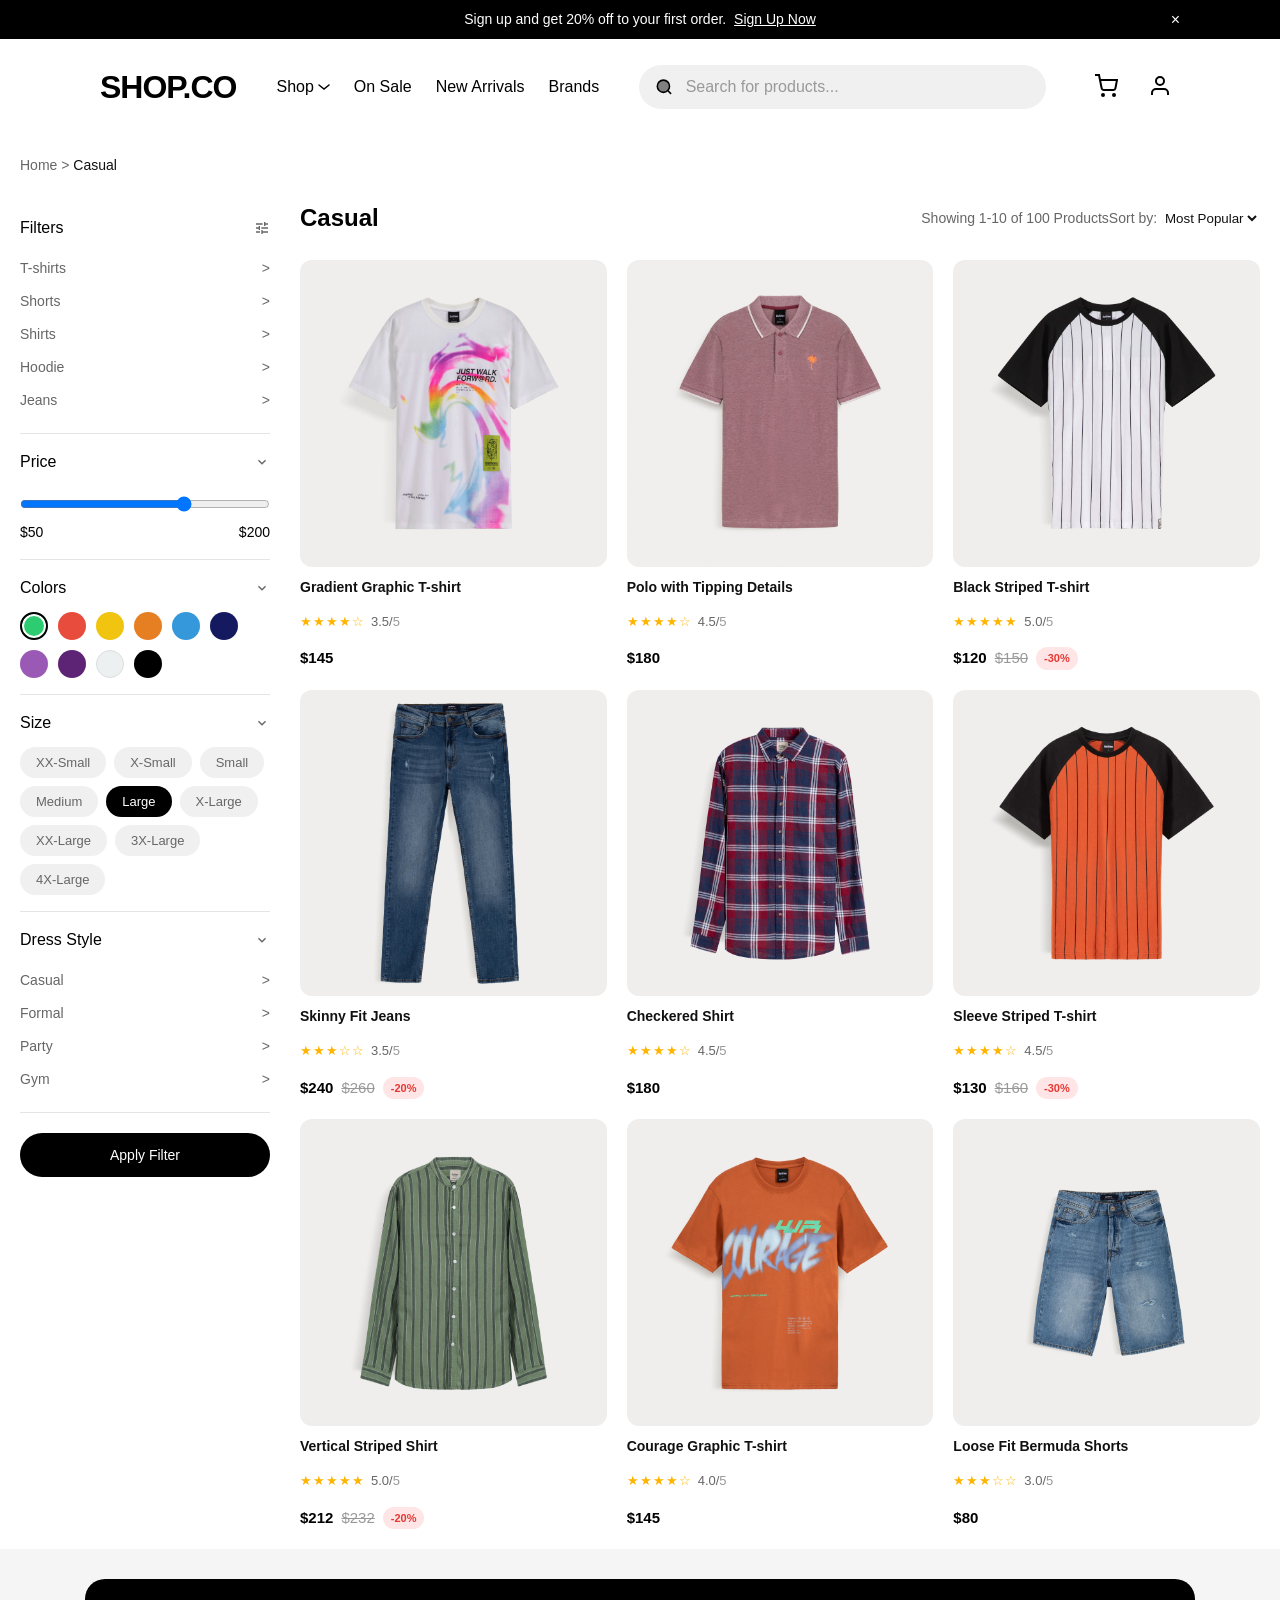
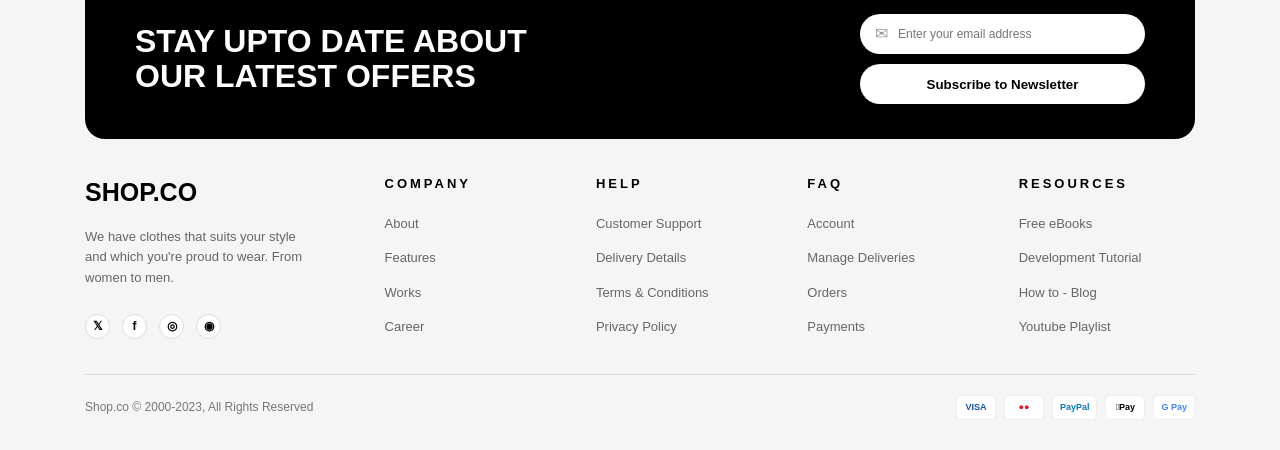
<file: category-page.html>
<!doctype html>
<html lang="en">
	<head>
		<meta charset="UTF-8" />
		<meta name="viewport" content="width=device-width, initial-scale=1.0" />
		<title>Category Page</title>
		<link rel="Icon" href="image/favicon.4.png" />
		<link rel="stylesheet" href="category-page.css" />
		<link rel="stylesheet" href="hero-style.css" />
		<link rel="stylesheet" href="footer-style.css" />
	</head>
	<body>
		<section>
			<!-- Top Announcement Bar -->
			<div class="top-banner">
				<div class="top-banner-text">
					Sign up and get 20% off to your first order.
					<a href="#">Sign Up Now</a>
				</div>
				<button class="banner-close-btn" aria-label="Close announcement">&times;</button>
			</div>

			<!-- Navigation Bar -->
			<nav class="navbar">
				<a href="index.html" class="logo">SHOP.CO</a>

				<input type="checkbox" id="menu-toggle" />

				<label for="menu-toggle" class="hamburger" aria-label="Toggle navigation">
					<span></span>
					<span></span>
					<span></span>
				</label>

				<ul class="nav-links">
					<li>
						<a href="#"
							>Shop
							<svg
								width="12"
								height="6"
								viewBox="0 0 12 6"
								fill="none"
								xmlns="http://www.w3.org/2000/svg"
							>
								<path d="M1 1L6 5L11 1" stroke="black" stroke-width="1.5" stroke-linecap="round" />
							</svg>
						</a>
					</li>
					<li><a href="product-details.html">On Sale</a></li>
					<li><a href="category-page.html">New Arrivals</a></li>
					<li><a href="cart.html">Brands</a></li>
				</ul>

				<div class="search-bar">
					<svg width="20" height="20" viewBox="0 0 24 24" fill="none" stroke="currentColor" stroke-width="2">
						<circle cx="11" cy="11" r="8"></circle>
						<line x1="21" y1="21" x2="16.65" y2="16.65"></line>
					</svg>
					<input type="text" placeholder="Search for products..." />
				</div>

				<div class="nav-icons">
					<!-- Cart Icon -->
					<button class="icon-btn" aria-label="Cart">
						<svg width="24" height="24" viewBox="0 0 24 24" fill="none" stroke="black" stroke-width="2">
							<circle cx="9" cy="21" r="1"></circle>
							<circle cx="20" cy="21" r="1"></circle>
							<path d="M1 1h4l2.68 13.39a2 2 0 0 0 2 1.61h9.72a2 2 0 0 0 2-1.61L23 6H6"></path>
						</svg>
					</button>
					<!-- User Profile Icon -->
					<button class="icon-btn" aria-label="Profile">
						<svg width="24" height="24" viewBox="0 0 24 24" fill="none" stroke="black" stroke-width="2">
							<path d="M20 21v-2a4 4 0 0 0-4-4H8a4 4 0 0 0-4 4v2"></path>
							<circle cx="12" cy="7" r="4"></circle>
						</svg>
					</button>
				</div>
			</nav>
		</section>

		<section class="page-container">
			<div class="breadcrumb">Home > <span>Casual</span></div>

			<div class="main-layout">
				<!-- LEFT SIDEBAR (Filters) -->
				<aside class="sidebar left-sidebar">
					<div class="filter-section">
						<div class="filter-header">
							<span>Filters</span>
							<svg viewBox="0 0 24 24">
								<path
									d="M3 17v2h6v-2H3zM3 5v2h10V5H3zm10 16v-2h8v-2h-8v-2h-2v6h2zM7 9v2H3v2h4v2h2V9H7zm14 4v-2H11v2h10zm-6-4h2V7h4V5h-4V3h-2v6z"
								/>
							</svg>
						</div>
						<ul class="filter-list">
							<li>T-shirts <span>></span></li>
							<li>Shorts <span>></span></li>
							<li>Shirts <span>></span></li>
							<li>Hoodie <span>></span></li>
							<li>Jeans <span>></span></li>
						</ul>
					</div>

					<div class="filter-section">
						<div class="filter-header">
							<span>Price</span>
							<svg viewBox="0 0 24 24">
								<path d="M7.41 8.59L12 13.17l4.59-4.58L18 10l-6 6-6-6 1.41-1.41z" />
							</svg>
						</div>
						<input type="range" class="price-slider" min="50" max="200" value="150" />
						<div class="price-values">
							<span>$50</span>
							<span>$200</span>
						</div>
					</div>

					<div class="filter-section">
						<div class="filter-header">
							<span>Colors</span>
							<svg viewBox="0 0 24 24">
								<path d="M7.41 8.59L12 13.17l4.59-4.58L18 10l-6 6-6-6 1.41-1.41z" />
							</svg>
						</div>
						<div class="color-grid">
							<div class="color-swatch selected" style="background: #2ecc71"></div>
							<div class="color-swatch" style="background: #e74c3c"></div>
							<div class="color-swatch" style="background: #f1c40f"></div>
							<div class="color-swatch" style="background: #e67e22"></div>
							<div class="color-swatch" style="background: #3498db"></div>
							<div class="color-swatch" style="background: #15195f"></div>
							<div class="color-swatch" style="background: #9b59b6"></div>
							<div class="color-swatch" style="background: #5d2374"></div>
							<div class="color-swatch" style="background: #ecf0f1; border: 1px solid #ddd"></div>
							<div class="color-swatch" style="background: #000"></div>
						</div>
					</div>

					<div class="filter-section">
						<div class="filter-header">
							<span>Size</span>
							<svg viewBox="0 0 24 24">
								<path d="M7.41 8.59L12 13.17l4.59-4.58L18 10l-6 6-6-6 1.41-1.41z" />
							</svg>
						</div>
						<div class="size-grid">
							<button class="size-btn">XX-Small</button>
							<button class="size-btn">X-Small</button>
							<button class="size-btn">Small</button>
							<button class="size-btn">Medium</button>
							<button class="size-btn active">Large</button>
							<button class="size-btn">X-Large</button>
							<button class="size-btn">XX-Large</button>
							<button class="size-btn">3X-Large</button>
							<button class="size-btn">4X-Large</button>
						</div>
					</div>

					<div class="filter-section">
						<div class="filter-header">
							<span>Dress Style</span>
							<svg viewBox="0 0 24 24">
								<path d="M7.41 8.59L12 13.17l4.59-4.58L18 10l-6 6-6-6 1.41-1.41z" />
							</svg>
						</div>
						<ul class="filter-list">
							<li>Casual <span>></span></li>
							<li>Formal <span>></span></li>
							<li>Party <span>></span></li>
							<li>Gym <span>></span></li>
						</ul>
					</div>

					<button class="apply-btn">Apply Filter</button>
				</aside>

				<!-- MAIN CONTENT (Product Grid) -->
				<main class="main-content">
					<div class="content-header">
						<h1>Casual</h1>
						<div class="content-meta">
							<span>Showing 1-10 of 100 Products</span>
							<span
								>Sort by:
								<select class="sort-select">
									<option>Most Popular</option>
								</select></span
							>
						</div>
					</div>

					<div class="product-grid">
						<!-- Product Card 1 -->
						<article class="product-card">
							<div class="product-image-wrap">
								<img src="image/image1.png" alt="" />
							</div>
							<h3 class="product-title">Gradient Graphic T-shirt</h3>
							<div class="product-rating">
								<span class="stars">★★★★☆</span>
								<span class="rating-score">3.5/<span>5</span></span>
							</div>
							<div class="product-price">$145</div>
						</article>

						<!-- Product Card 2 -->
						<article class="product-card">
							<div class="product-image-wrap">
								<img src="image/image2.png" alt="" />
							</div>
							<h3 class="product-title">Polo with Tipping Details</h3>
							<div class="product-rating">
								<span class="stars">★★★★☆</span>
								<span class="rating-score">4.5/<span>5</span></span>
							</div>
							<div class="product-price">$180</div>
						</article>

						<!-- Product Card 3 -->
						<article class="product-card">
							<div class="product-image-wrap">
								<img src="image/image3.png" alt="" />
							</div>
							<h3 class="product-title">Black Striped T-shirt</h3>
							<div class="product-rating">
								<span class="stars">★★★★★</span>
								<span class="rating-score">5.0/<span>5</span></span>
							</div>
							<div class="product-price">
								$120 <span class="price-original">$150</span>
								<span class="discount-badge">-30%</span>
							</div>
						</article>

						<!-- Product Card 4 -->
						<article class="product-card">
							<div class="product-image-wrap">
								<img src="image/image4.png" alt="" />
							</div>
							<h3 class="product-title">Skinny Fit Jeans</h3>
							<div class="product-rating">
								<span class="stars">★★★☆☆</span>
								<span class="rating-score">3.5/<span>5</span></span>
							</div>
							<div class="product-price">
								$240 <span class="price-original">$260</span>
								<span class="discount-badge">-20%</span>
							</div>
						</article>

						<!-- Product Card 5 -->
						<article class="product-card">
							<div class="product-image-wrap">
								<img src="image/image5.png" alt="Checkered Shirt" />
							</div>
							<h3 class="product-title">Checkered Shirt</h3>
							<div class="product-rating">
								<span class="stars">★★★★☆</span>
								<span class="rating-score">4.5/<span>5</span></span>
							</div>
							<div class="product-price">$180</div>
						</article>

						<!-- Product Card 6 -->
						<article class="product-card">
							<div class="product-image-wrap">
								<img src="image/image6.png" alt="" />
							</div>
							<h3 class="product-title">Sleeve Striped T-shirt</h3>
							<div class="product-rating">
								<span class="stars">★★★★☆</span>
								<span class="rating-score">4.5/<span>5</span></span>
							</div>
							<div class="product-price">
								$130 <span class="price-original">$160</span>
								<span class="discount-badge">-30%</span>
							</div>
						</article>

						<!-- Product Card 7 -->
						<article class="product-card">
							<div class="product-image-wrap">
								<img src="image/image7.png" alt="" />
							</div>
							<h3 class="product-title">Vertical Striped Shirt</h3>
							<div class="product-rating">
								<span class="stars">★★★★★</span>
								<span class="rating-score">5.0/<span>5</span></span>
							</div>
							<div class="product-price">
								$212 <span class="price-original">$232</span>
								<span class="discount-badge">-20%</span>
							</div>
						</article>

						<!-- Product Card 8 -->
						<article class="product-card">
							<div class="product-image-wrap">
								<img src="image/image8.png" alt="Courage Graphic T-shirt" />
							</div>
							<h3 class="product-title">Courage Graphic T-shirt</h3>
							<div class="product-rating">
								<span class="stars">★★★★☆</span>
								<span class="rating-score">4.0/<span>5</span></span>
							</div>
							<div class="product-price">$145</div>
						</article>

						<!-- Product Card 9 -->
						<article class="product-card">
							<div class="product-image-wrap">
								<img src="image/image9.png" alt="" />
							</div>
							<h3 class="product-title">Loose Fit Bermuda Shorts</h3>
							<div class="product-rating">
								<span class="stars">★★★☆☆</span>
								<span class="rating-score">3.0/<span>5</span></span>
							</div>
							<div class="product-price">$80</div>
						</article>
					</div>
				</main>
			</div>
		</section>

		<footer>
			<section class="newsletter">
				<h2>STAY UPTO DATE ABOUT<br />OUR LATEST OFFERS</h2>

				<div class="subscribe">
					<div class="email-box">
						<span>✉</span>
						<input type="email" placeholder="Enter your email address" />
					</div>

					<button>Subscribe to Newsletter</button>
				</div>
			</section>

			<section class="footer-content">
				<div class="brand">
					<h1>SHOP.CO</h1>

					<p>We have clothes that suits your style and which you're proud to wear. From women to men.</p>

					<div class="social-icons">
						<span>𝕏</span>
						<span>f</span>
						<span>◎</span>
						<span>◉</span>
					</div>
				</div>

				<div class="footer-column">
					<h3>COMPANY</h3>
					<a href="#">About</a>
					<a href="#">Features</a>
					<a href="#">Works</a>
					<a href="#">Career</a>
				</div>

				<div class="footer-column">
					<h3>HELP</h3>
					<a href="#">Customer Support</a>
					<a href="#">Delivery Details</a>
					<a href="#">Terms & Conditions</a>
					<a href="#">Privacy Policy</a>
				</div>

				<div class="footer-column">
					<h3>FAQ</h3>
					<a href="#">Account</a>
					<a href="#">Manage Deliveries</a>
					<a href="#">Orders</a>
					<a href="#">Payments</a>
				</div>

				<div class="footer-column">
					<h3>RESOURCES</h3>
					<a href="#">Free eBooks</a>
					<a href="#">Development Tutorial</a>
					<a href="#">How to - Blog</a>
					<a href="#">Youtube Playlist</a>
				</div>
			</section>

			<div class="footer-bottom">
				<p>Shop.co © 2000-2023, All Rights Reserved</p>

				<div class="payment-methods">
					<span class="visa">VISA</span>
					<span class="mastercard">●●</span>
					<span class="paypal">PayPal</span>
					<span class="apple">Pay</span>
					<span class="google">G Pay</span>
				</div>
			</div>
		</footer>
	</body>
</html>
</file>
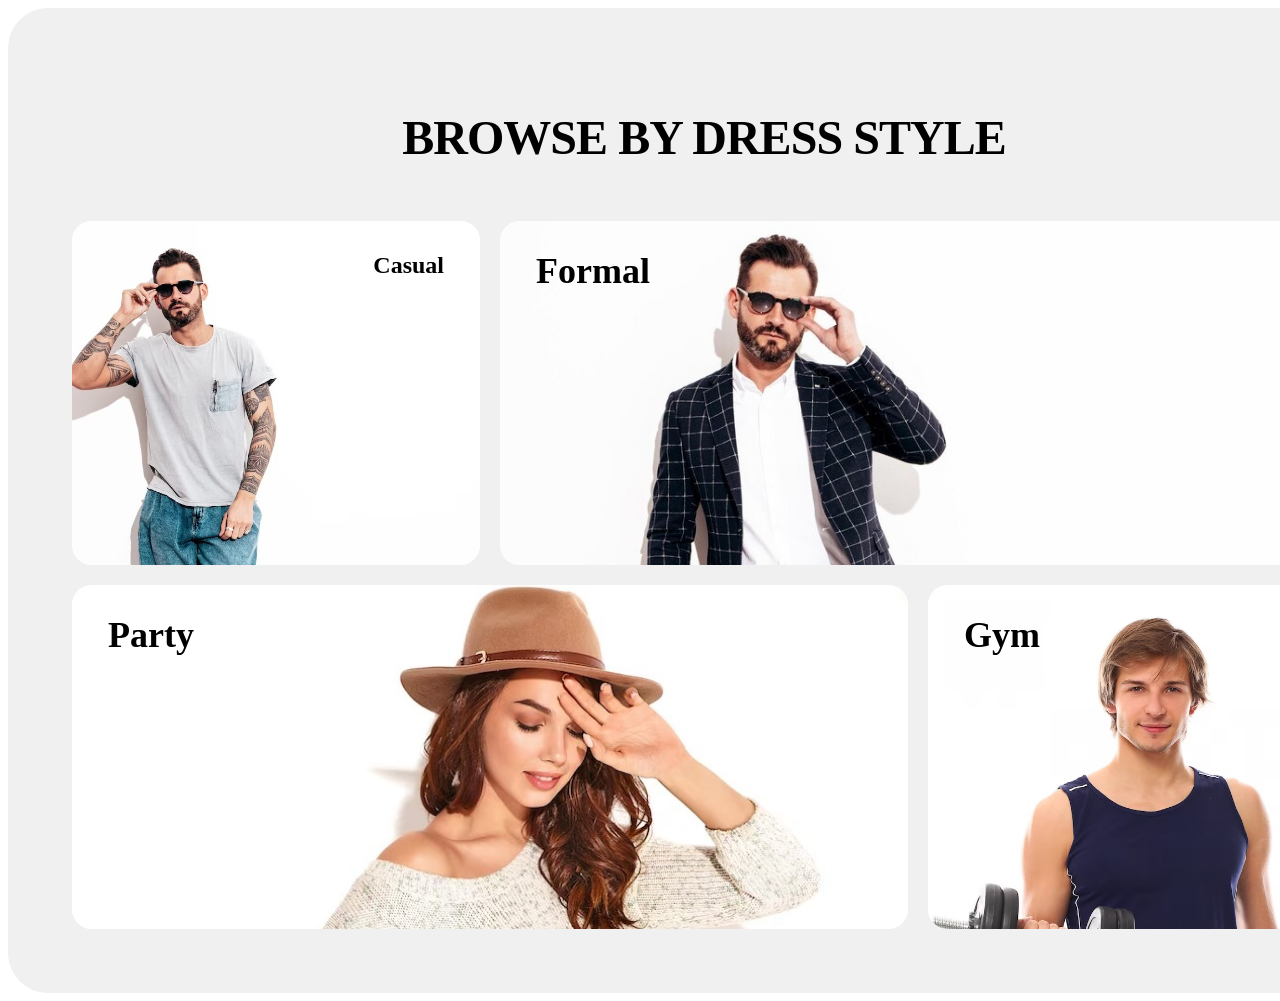
<file: dress style.html>
<!doctype html>
<html lang="en">
	<head>
		<meta charset="UTF-8" />
		<meta name="viewport" content="width=device-width, initial-scale=1.0" />
		<title>Browse By Dress Style</title>

		<!-- Custom Font -->
		<link rel="preconnect" href="https://fonts.googleapis.com" />
		<link rel="preconnect" href="https://fonts.gstatic.com" crossorigin />
		<link
			href="https://fonts.googleapis.com/css2?family=Plus+Jakarta+Sans:wght@700;800;900&display=swap"
			rel="stylesheet"
		/>

		<!-- Stylesheet -->
		<link rel="stylesheet" href="dress style.css" />
	</head>
	<body>
		<!-- Main Outer Section Frame -->
		<section class="style-section">
			<!-- Title -->
			<h2 class="section-title">BROWSE BY DRESS STYLE</h2>

			<!-- Cards Grid -->
			<div class="cards-grid">
				<!-- 1. Casual  -->
				<a href="#" class="card col-span-1">
					<span class="card-title">Casual</span>
					<img src="image/casual.jpeg" alt="Casual Style" class="card-image image-casual" />
				</a>

				<!-- 2. Formal  -->
				<a href="#" class="card col-span-2">
					<span class="card-title">Formal</span>
					<img src="image/f.jpeg" alt="Formal Style" class="card-image image-formal" />
				</a>

				<!-- 3. Party  -->
				<a href="#" class="card col-span-2">
					<span class="card-title">Party</span>
					<img src="image/party.jpeg" alt="Party Style" class="card-image image-party" />
				</a>

				<!-- 4. Gym  -->
				<a href="#" class="card col-span-1">
					<span class="card-title">Gym</span>
					<img src="image/gym.jpeg" alt="Gym Style" class="card-image image-gym" />
				</a>
			</div>
		</section>
	</body>
</html>
</file>
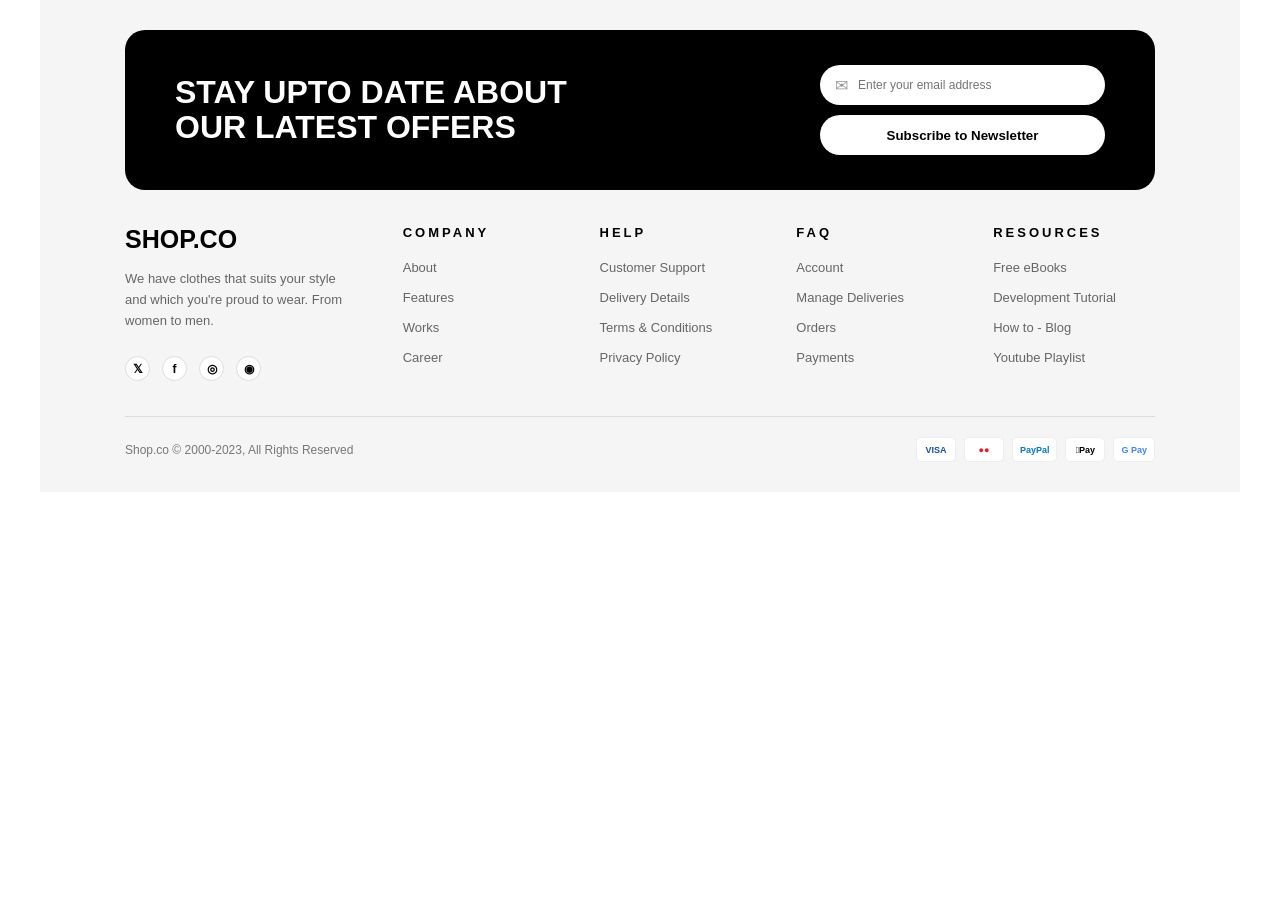
<file: footer.html>
<!DOCTYPE html>
<html lang="en">
<head>
    <meta charset="UTF-8">
    <meta name="viewport" content="width=device-width, initial-scale=1.0">
    <title>SHOP.CO Footer</title>
    <link rel="stylesheet" href="style.css">
</head>
<body>

    <footer>

        <section class="newsletter">
            <h2>STAY UPTO DATE ABOUT<br>OUR LATEST OFFERS</h2>

            <div class="subscribe">
                <div class="email-box">
                    <span>✉</span>
                    <input type="email" placeholder="Enter your email address">
                </div>

                <button>Subscribe to Newsletter</button>
            </div>
        </section>


        <section class="footer-content">

            <div class="brand">
                <h1>SHOP.CO</h1>

                <p>
                    We have clothes that suits your style and
                    which you're proud to wear. From women to men.
                </p>

                <div class="social-icons">
                    <span>𝕏</span>
                    <span>f</span>
                    <span>◎</span>
                    <span>◉</span>
                </div>
            </div>


            <div class="footer-column">
                <h3>COMPANY</h3>
                <a href="#">About</a>
                <a href="#">Features</a>
                <a href="#">Works</a>
                <a href="#">Career</a>
            </div>


            <div class="footer-column">
                <h3>HELP</h3>
                <a href="#">Customer Support</a>
                <a href="#">Delivery Details</a>
                <a href="#">Terms & Conditions</a>
                <a href="#">Privacy Policy</a>
            </div>


            <div class="footer-column">
                <h3>FAQ</h3>
                <a href="#">Account</a>
                <a href="#">Manage Deliveries</a>
                <a href="#">Orders</a>
                <a href="#">Payments</a>
            </div>


            <div class="footer-column">
                <h3>RESOURCES</h3>
                <a href="#">Free eBooks</a>
                <a href="#">Development Tutorial</a>
                <a href="#">How to - Blog</a>
                <a href="#">Youtube Playlist</a>
            </div>

        </section>


        <div class="footer-bottom">

            <p>Shop.co © 2000-2023, All Rights Reserved</p>

            <div class="payment-methods">
                <span class="visa">VISA</span>
                <span class="mastercard">●●</span>
                <span class="paypal">PayPal</span>
                <span class="apple">Pay</span>
                <span class="google">G Pay</span>
            </div>

        </div>

    </footer>

</body>
</html>
</file>
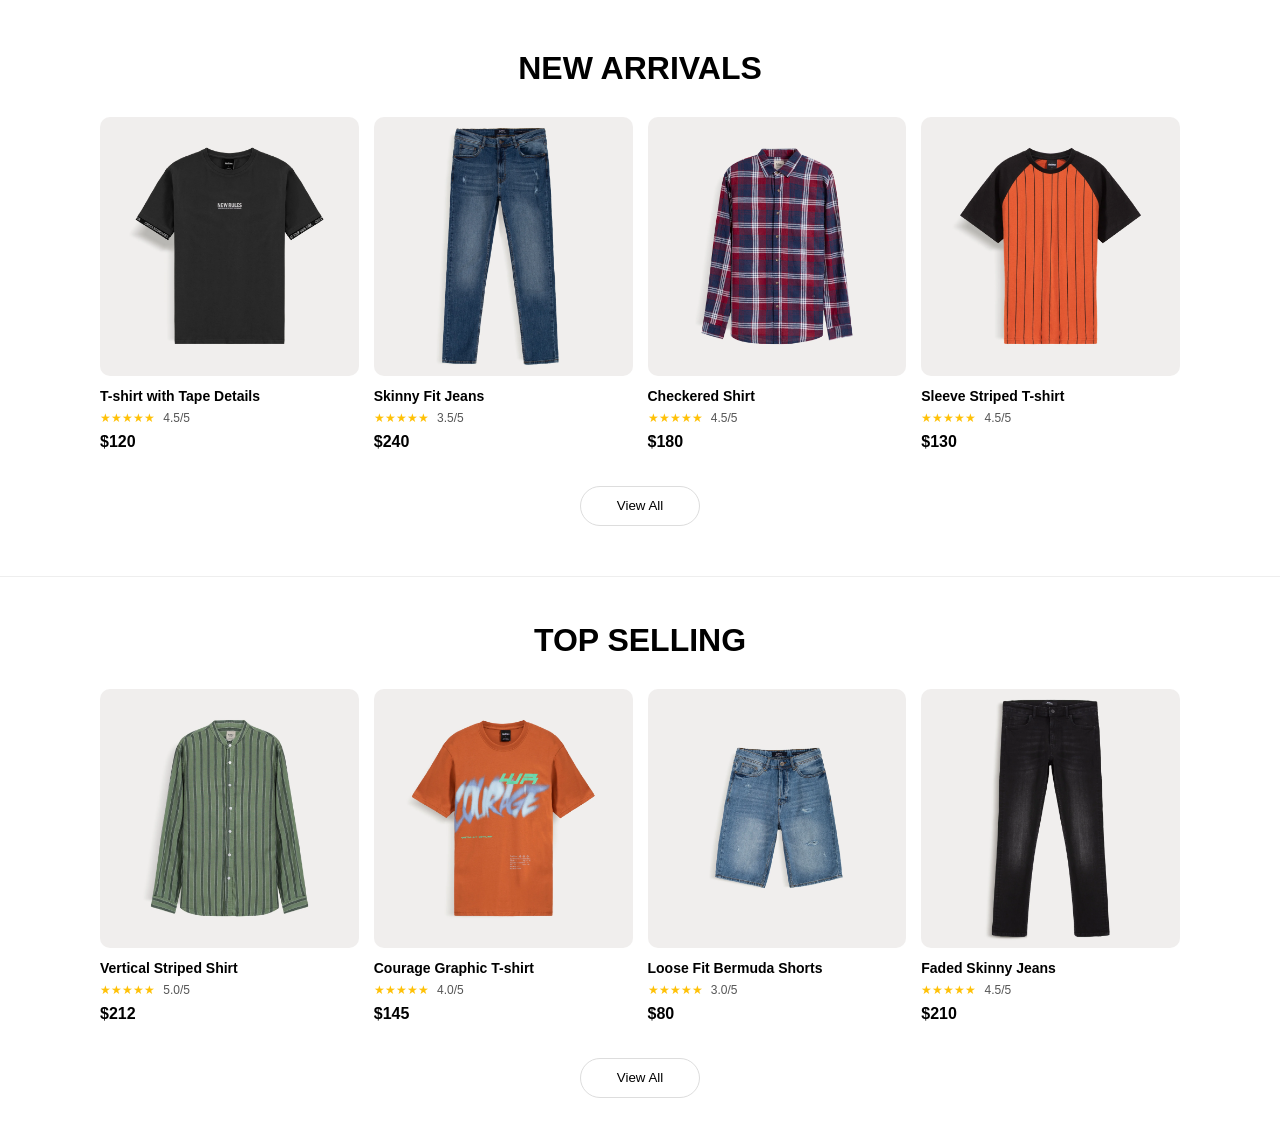
<file: project-grid-section.html>
<!doctype html>
<html lang="en">
	<head>
		<meta charset="UTF-8" />
		<meta name="viewport" content="width=device-width, initial-scale=1.0" />
		<title>Document</title>
		<link rel="stylesheet" href="project-grid.css" />
	</head>
	<body>
		<main>
			<section class="products-section">
				<h1>NEW ARRIVALS</h1>

				<div class="products">
					<div class="product-card">
						<div class="product-image">
							<img src="image/image11.png" alt="T-shirt" />
						</div>

						<h3>T-shirt with Tape Details</h3>

						<div class="rating">★★★★★ <span>4.5/5</span></div>

						<p class="price">$120</p>
					</div>

					<div class="product-card">
						<div class="product-image">
							<img src="image/image4.png" alt="Skinny Fit Jeans" />
						</div>

						<h3>Skinny Fit Jeans</h3>

						<div class="rating">★★★★★ <span>3.5/5</span></div>

						<p class="price">$240</p>
					</div>

					<div class="product-card">
						<div class="product-image">
							<img src="image/image5.png" alt="Checkered Shirt" />
						</div>

						<h3>Checkered Shirt</h3>

						<div class="rating">★★★★★ <span>4.5/5</span></div>

						<p class="price">$180</p>
					</div>

					<div class="product-card">
						<div class="product-image">
							<img src="image/image6.png" alt="Striped T-shirt" />
						</div>

						<h3>Sleeve Striped T-shirt</h3>

						<div class="rating">★★★★★ <span>4.5/5</span></div>

						<p class="price">$130</p>
					</div>
				</div>

				<button>View All</button>
			</section>

			<section class="products-section">
				<h1>TOP SELLING</h1>

				<div class="products">
					<div class="product-card">
						<div class="product-image">
							<img src="image/image7.png" alt="Vertical Striped Shirt" />
						</div>

						<h3>Vertical Striped Shirt</h3>

						<div class="rating">★★★★★ <span>5.0/5</span></div>

						<p class="price">$212</p>
					</div>

					<div class="product-card">
						<div class="product-image">
							<img src="image/image8.png" alt="Courage Graphic T-shirt" />
						</div>

						<h3>Courage Graphic T-shirt</h3>

						<div class="rating">★★★★★ <span>4.0/5</span></div>

						<p class="price">$145</p>
					</div>

					<div class="product-card">
						<div class="product-image">
							<img src="image/image9.png" alt="Loose Fit Bermuda Shorts" />
						</div>

						<h3>Loose Fit Bermuda Shorts</h3>

						<div class="rating">★★★★★ <span>3.0/5</span></div>

						<p class="price">$80</p>
					</div>

					<div class="product-card">
						<div class="product-image">
							<img src="image/image10.png" alt="Faded Skinny Jeans" />
						</div>

						<h3>Faded Skinny Jeans</h3>

						<div class="rating">★★★★★ <span>4.5/5</span></div>

						<p class="price">$210</p>
					</div>
				</div>

				<button>View All</button>
			</section>
		</main>
	</body>
</html>
</file>
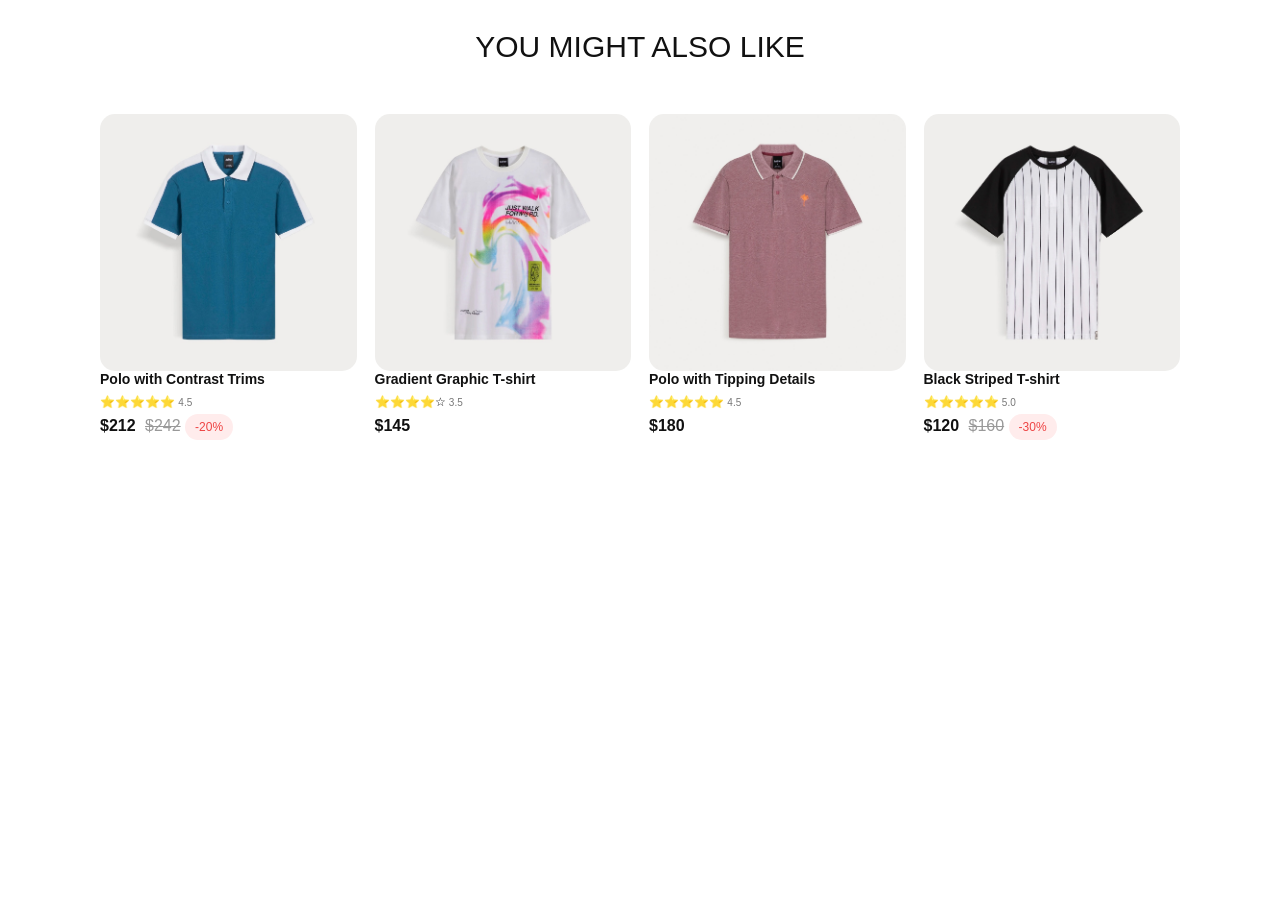
<file: prooduct.html>
<!DOCTYPE html>
<html lang="en">
<head>
  <meta charset="UTF-8">
  <meta name="viewport" content="width=device-width, initial-scale=1.0">
  <title>SHOP.CO - Product Details</title>
  <link rel="stylesheet" href="prooduct.css">
</head>
 
<body>
    <section class="recommendations">
      <h2>YOU MIGHT ALSO LIKE</h2>
      <div class="product-grid">
        <div class="card">
          <div class="card-image">
            <img src="image/green.jpeg" alt="Polo">
          </div>
          <h3>Polo with Contrast Trims</h3>
          <div class="stars">
            ⭐⭐⭐⭐⭐ <small>4.5</small>
          </div>
          <strong>$212</strong>
          <del>$242</del>
          <span class="discount">-20%</span>
        </div>
        <div class="card">
          <div class="card-image">
            <img src="image/rainb bow.jpeg" alt="T-shirt">
          </div>
          <h3>Gradient Graphic T-shirt</h3>
          <div class="stars">
            ⭐⭐⭐⭐☆ <small>3.5</small>
          </div>
          <strong>$145</strong>
        </div>
        <div class="card">
          <div class="card-image">
            <img src="image/orange.jpeg" alt="Polo">
          </div>
          <h3>Polo with Tipping Details</h3>
          <div class="stars">
            ⭐⭐⭐⭐⭐ <small>4.5</small>
          </div>
          <strong>$180</strong>
        </div>
        <div class="card">
          <div class="card-image">
            <img src="image/white.jpeg" alt="Striped T-shirt">
          </div>
          <h3>Black Striped T-shirt</h3>
          <div class="stars">
            ⭐⭐⭐⭐⭐ <small>5.0</small>
          </div>
          <strong>$120</strong>
          <del>$160</del>
          <span class="discount">-30%</span>
        </div>
      </div>
    </section>
  </main>

</body>
</html>
</file>
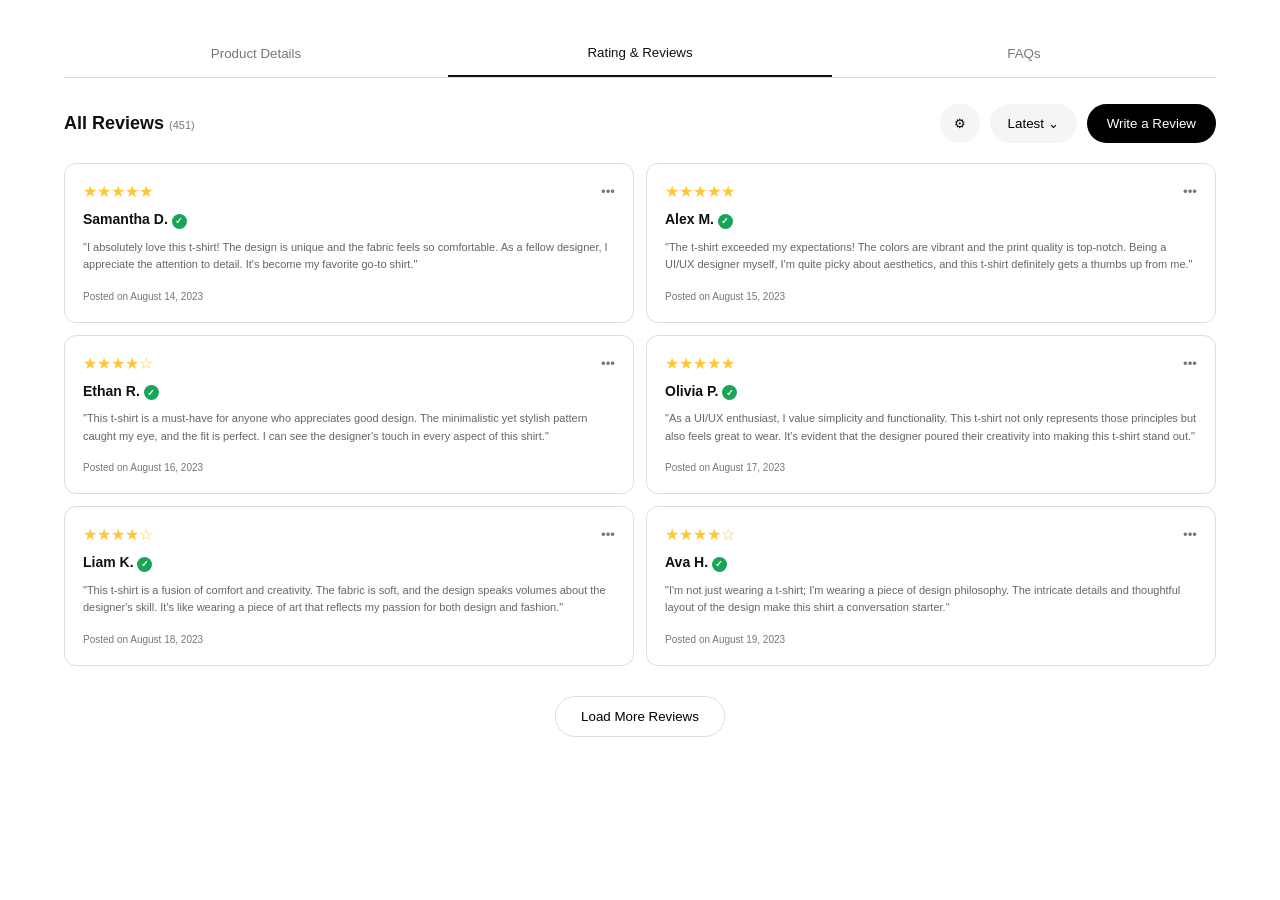
<file: Ratings.html>
<!doctype html>
<html lang="en">
	<head>
		<meta charset="UTF-8" />
		<meta name="viewport" content="width=device-width, initial-scale=1.0" />
		<title>Rating & Reviews</title>
		<link rel="stylesheet" href="rating-style.css" />
	</head>
	<body>
		<section class="reviews-section">
			<div class="tabs">
				<button>Product Details</button>
				<button class="active">Rating & Reviews</button>
				<button>FAQs</button>
			</div>

			<div class="reviews-header">
				<h2>All Reviews <span>(451)</span></h2>

				<div class="review-actions">
					<button class="filter-btn">⚙</button>

					<button class="latest-btn">Latest <span>⌄</span></button>

					<button class="write-btn">Write a Review</button>
				</div>
			</div>

			<div class="reviews-grid">
				<article class="review-card">
					<div class="review-top">
						<div class="stars">★★★★★</div>
						<button class="more-btn">•••</button>
					</div>

					<h3>Samantha D. <span class="verified">✓</span></h3>

					<p>
						"I absolutely love this t-shirt! The design is unique and the fabric feels so comfortable. As a
						fellow designer, I appreciate the attention to detail. It's become my favorite go-to shirt."
					</p>

					<small>Posted on August 14, 2023</small>
				</article>

				<article class="review-card">
					<div class="review-top">
						<div class="stars">★★★★★</div>
						<button class="more-btn">•••</button>
					</div>

					<h3>Alex M. <span class="verified">✓</span></h3>

					<p>
						"The t-shirt exceeded my expectations! The colors are vibrant and the print quality is
						top-notch. Being a UI/UX designer myself, I'm quite picky about aesthetics, and this t-shirt
						definitely gets a thumbs up from me."
					</p>

					<small>Posted on August 15, 2023</small>
				</article>

				<article class="review-card">
					<div class="review-top">
						<div class="stars">★★★★☆</div>
						<button class="more-btn">•••</button>
					</div>

					<h3>Ethan R. <span class="verified">✓</span></h3>

					<p>
						"This t-shirt is a must-have for anyone who appreciates good design. The minimalistic yet
						stylish pattern caught my eye, and the fit is perfect. I can see the designer's touch in every
						aspect of this shirt."
					</p>

					<small>Posted on August 16, 2023</small>
				</article>

				<article class="review-card">
					<div class="review-top">
						<div class="stars">★★★★★</div>
						<button class="more-btn">•••</button>
					</div>

					<h3>Olivia P. <span class="verified">✓</span></h3>

					<p>
						"As a UI/UX enthusiast, I value simplicity and functionality. This t-shirt not only represents
						those principles but also feels great to wear. It's evident that the designer poured their
						creativity into making this t-shirt stand out."
					</p>

					<small>Posted on August 17, 2023</small>
				</article>

				<article class="review-card">
					<div class="review-top">
						<div class="stars">★★★★☆</div>
						<button class="more-btn">•••</button>
					</div>

					<h3>Liam K. <span class="verified">✓</span></h3>

					<p>
						"This t-shirt is a fusion of comfort and creativity. The fabric is soft, and the design speaks
						volumes about the designer's skill. It's like wearing a piece of art that reflects my passion
						for both design and fashion."
					</p>

					<small>Posted on August 18, 2023</small>
				</article>

				<article class="review-card">
					<div class="review-top">
						<div class="stars">★★★★☆</div>
						<button class="more-btn">•••</button>
					</div>

					<h3>Ava H. <span class="verified">✓</span></h3>

					<p>
						"I'm not just wearing a t-shirt; I'm wearing a piece of design philosophy. The intricate details
						and thoughtful layout of the design make this shirt a conversation starter."
					</p>

					<small>Posted on August 19, 2023</small>
				</article>
			</div>

			<div class="load-more">
				<button>Load More Reviews</button>
			</div>
		</section>
	</body>
</html>
</file>
<file: category-page.css>
* {
	box-sizing: border-box;
	margin: 0;
	padding: 0;
}

a {
	text-decoration: none;
	color: inherit;
}

ul {
	list-style: none;
}

/* --- Layout --- */
.page-container {
	max-width: 1400px;
	margin: 0 auto;
	padding: 20px;
}

.breadcrumb {
	font-size: 14px;
	color: var(--text-muted);
	margin-bottom: 24px;
}

.breadcrumb span {
	color: var(--text-main);
	font-weight: 500;
}

.main-layout {
	display: flex;
	flex-direction: column;
	gap: 30px;
}

/* --- Sidebars (Filters) --- */
.sidebar {
	width: 100%;
	flex-shrink: 0;
}

.filter-section {
	border-bottom: 1px solid var(--border-color);
	padding: 16px 0;
}

.filter-section:last-child {
	border-bottom: none;
}

.filter-header {
	display: flex;
	justify-content: space-between;
	align-items: center;
	cursor: pointer;
	font-weight: 500;
	margin-bottom: 12px;
}

.filter-header svg {
	width: 16px;
	height: 16px;
	fill: var(--text-muted);
}

.filter-list li {
	font-size: 14px;
	color: var(--text-muted);
	padding: 6px 0;
	display: flex;
	justify-content: space-between;
	cursor: pointer;
}

.filter-list li:hover {
	color: var(--text-main);
}

/* Price Slider */
.price-slider {
	width: 100%;
	margin: 10px 0;
}
.price-values {
	display: flex;
	justify-content: space-between;
	font-size: 14px;
	font-weight: 500;
}

/* Colors */
.color-grid {
	display: flex;
	flex-wrap: wrap;
	gap: 10px;
}

.color-swatch {
	width: 28px;
	height: 28px;
	border-radius: 50%;
	cursor: pointer;
	border: 2px solid transparent;
}
.color-swatch.selected {
	border-color: #000;
	box-shadow: inset 0 0 0 2px #fff;
}

/* Sizes */
.size-grid {
	display: flex;
	flex-wrap: wrap;
	gap: 8px;
}

.size-btn {
	background: #f0f0f0;
	border: none;
	border-radius: var(--radius-full);
	padding: 8px 16px;
	font-size: 13px;
	cursor: pointer;
	color: var(--text-muted);
	transition: all 0.2s;
}

.size-btn.active {
	background: var(--primary);
	color: #fff;
}

.apply-btn {
	width: 100%;
	background: var(--primary);
	color: #fff;
	border: none;
	border-radius: var(--radius-full);
	padding: 14px;
	font-size: 14px;
	font-weight: 500;
	cursor: pointer;
	margin-top: 20px;
	transition: opacity 0.2s;
}
.apply-btn:hover {
	opacity: 0.8;
}

/* --- Main Content --- */
.main-content {
	flex-grow: 1;
	min-width: 0;
}

.content-header {
	display: flex;
	flex-direction: column;
	gap: 12px;
	margin-bottom: 24px;
}

.content-header h1 {
	font-size: 24px;
	font-weight: 700;
}

.content-meta {
	display: flex;
	justify-content: space-between;
	align-items: center;
	font-size: 14px;
	color: var(--text-muted);
}

.sort-select {
	border: none;
	background: transparent;
	font-weight: 500;
	color: var(--text-main);
	cursor: pointer;
	outline: none;
}

/* Product Grid */
.product-grid {
	display: grid;
	grid-template-columns: repeat(2, 1fr);
	gap: 20px;
}

/* Product Card */
.product-card {
	display: flex;
	flex-direction: column;
	gap: 10px;
}

.product-image-wrap {
	background: #f4f4f4;
	border-radius: var(--radius-lg);
	overflow: hidden;
	aspect-ratio: 1 / 1;
	position: relative;
}

.product-image-wrap img {
	width: 100%;
	height: 100%;
	object-fit: cover;
	transition: transform 0.3s ease;
}

.product-card:hover .product-image-wrap img {
	transform: scale(1.05);
}

.product-title {
	font-size: 14px;
	font-weight: 600;
	color: var(--text-main);
	margin-bottom: 4px;
}

.product-rating {
	display: flex;
	align-items: center;
	gap: 6px;
	font-size: 13px;
	margin-bottom: 6px;
}

.stars {
	color: #ffb400;
	letter-spacing: 1px;
}

.rating-score {
	color: var(--text-muted);
}

.rating-score span {
	color: var(--text-light);
}

.product-price {
	display: flex;
	align-items: center;
	gap: 8px;
	font-size: 15px;
	font-weight: 700;
}

.price-original {
	color: var(--text-light);
	text-decoration: line-through;
	font-weight: 400;
}

.discount-badge {
	background: var(--discount-bg);
	color: var(--discount-text);
	font-size: 11px;
	font-weight: 600;
	padding: 3px 8px;
	border-radius: var(--radius-full);
}

/* --- Right Sidebar (Off-canvas style overlay) --- */
.right-sidebar {
	background: #fff;
	border: 1px solid var(--border-color);
	border-radius: var(--radius-lg);
	padding: 20px;
	width: 100%;
}

.right-sidebar-header {
	display: flex;
	justify-content: space-between;
	align-items: center;
	font-weight: 600;
	font-size: 16px;
	padding-bottom: 16px;
	border-bottom: 1px solid var(--border-color);
}

.close-btn {
	background: none;
	border: none;
	font-size: 20px;
	cursor: pointer;
	color: var(--text-muted);
}

/* Promo Box */
.promo-box {
	background: #000;
	color: #fff;
	padding: 24px;
	border-radius: var(--radius-lg);
	text-align: center;
	margin-top: 30px;
}

.promo-box h3 {
	font-size: 18px;
	font-weight: 700;
	line-height: 1.2;
	margin-bottom: 20px;
	text-transform: uppercase;
}

.promo-input {
	width: 100%;
	padding: 12px 16px;
	border-radius: var(--radius-full);
	border: none;
	margin-bottom: 12px;
	outline: none;
	font-size: 14px;
}

.promo-btn {
	width: 100%;
	background: #fff;
	color: #000;
	border: none;
	padding: 12px;
	border-radius: var(--radius-full);
	font-weight: 600;
	cursor: pointer;
}

/* --- CSS Variables & Reset --- */
:root {
	--primary: #000000;
	--bg-color: #ffffff;
	--border-color: #e5e5e5;
	--text-main: #111111;
	--text-muted: #666666;
	--text-light: #999999;
	--discount-bg: #ffe5e5;
	--discount-text: #e53935;
	--font-family: "Segoe UI", Roboto, Helvetica, Arial, sans-serif;
	--radius-md: 8px;
	--radius-lg: 12px;
	--radius-full: 50px;
}

body {
	font-family: var(--font-family);
	color: var(--text-main);
	background-color: var(--bg-color);
	line-height: 1.5;
	-webkit-font-smoothing: antialiased;
}

/* --- Media Queries --- */
@media (min-width: 768px) {
	.product-grid {
		grid-template-columns: repeat(3, 1fr);
	}
	.content-header {
		flex-direction: row;
		justify-content: space-between;
		align-items: center;
	}
}

@media (min-width: 1024px) {
	.main-layout {
		flex-direction: row;
		align-items: flex-start;
	}
	.left-sidebar {
		width: 250px;
	}
	.right-sidebar {
		width: 300px;
	}
}

@media (min-width: 1280px) {
	.product-grid {
		grid-template-columns: repeat(3, 1fr);
	}
}
</file>
<file: hero-style.css>
* {
	margin: 0;
	padding: 0;
	box-sizing: border-box;
	font-family:
		"Satoshi",
		-apple-system,
		BlinkMacSystemFont,
		sans-serif;
}

body {
	color: #000;
	background-color: #ffffff;
}

a {
	text-decoration: none;
	color: inherit;
}

.hero-page {
	/* height: 100dvh; */
}

/* --- TOP ANNOUNCEMENT BAR --- */
.top-banner {
	background-color: #000;
	color: #fff;
	font-size: 14px;
	padding: 9px 100px;
	display: flex;
	justify-content: center;
	align-items: center;
	position: relative;
}

.top-banner-text {
	text-align: center;
}

.top-banner-text a {
	font-weight: 500;
	text-decoration: underline;
	margin-left: 4px;
}

.banner-close-btn {
	position: absolute;
	right: 100px;
	background: none;
	border: none;
	color: #fff;
	font-size: 16px;
	cursor: pointer;
}

/* --- MAIN NAVIGATION --- */
.navbar {
	display: flex;
	align-items: center;
	justify-content: space-between;
	padding: 24px 100px;
	background-color: #fff;
	gap: 40px;
	position: relative;
}

.logo {
	font-family: "Integral CF", sans-serif;
	font-size: 32px;
	font-weight: 800;
	letter-spacing: -1px;
	white-space: nowrap;
}

.nav-links {
	display: flex;
	list-style: none;
	gap: 24px;
	font-size: 16px;
}

.nav-links li a {
	display: flex;
	align-items: center;
	gap: 4px;
	transition: opacity 0.2s;
}

.nav-links li a:hover {
	opacity: 0.7;
}

#menu-toggle {
	display: none;
}

.hamburger {
	display: none;
	flex-direction: column;
	gap: 5px;
	cursor: pointer;
	padding: 5px;
}

.hamburger span {
	width: 25px;
	height: 3px;
	background-color: #000;
	border-radius: 2px;
	transition: all 0.3s ease;
}

.search-bar {
	flex: 1;
	max-width: 560px;
	position: relative;
	background-color: #f0f0f0;
	border-radius: 62px;
	display: flex;
	align-items: center;
	padding: 12px 16px;
}

.search-bar svg {
	margin-right: 12px;
	fill: #808080;
}

.search-bar input {
	border: none;
	background: transparent;
	outline: none;
	width: 100%;
	font-size: 16px;
	color: #000;
}

.search-bar input::placeholder {
	color: #999;
}

.nav-icons {
	display: flex;
	gap: 14px;
	align-items: center;
}

.icon-btn {
	background: none;
	border: none;
	cursor: pointer;
	padding: 8px;
}

/* --- HERO SECTION --- */
.hero {
	background-color: #f2f0f1;
	padding: 0 100px;
	display: flex;
	justify-content: space-between;
	align-items: stretch;
	position: relative;
	overflow: hidden;
	min-height: 660px;
	gap: 40px;
}

.hero-content {
	max-width: 600px;
	padding-top: 80px;
	padding-bottom: 80px;
	z-index: 2;
}

.hero-title {
	font-family: "Integral CF", sans-serif;
	font-size: 64px;
	font-weight: 800;
	line-height: 1;
	margin-bottom: 32px;
	text-transform: uppercase;
}

.hero-description {
	color: rgba(0, 0, 0, 0.6);
	font-size: 16px;
	line-height: 1.5;
	margin-bottom: 32px;
	max-width: 545px;
}

.btn-shop {
	display: inline-block;
	background-color: #000;
	color: #fff;
	padding: 16px 54px;
	border-radius: 62px;
	font-size: 16px;
	font-weight: 500;
	margin-bottom: 48px;
	transition: background-color 0.2s;
}

.btn-shop:hover {
	background-color: #333;
}

.stats-container {
	display: flex;
	gap: 32px;
	flex-wrap: wrap;
}

.stat-item {
	display: flex;
	flex-direction: column;
}

.stat-item:not(:last-child) {
	padding-right: 32px;
	border-right: 1px solid rgba(0, 0, 0, 0.1);
}

.stat-number {
	font-size: 40px;
	font-weight: 700;
}

.stat-label {
	font-size: 16px;
	color: rgba(0, 0, 0, 0.6);
	margin-top: 4px;
}

/* Hero Images & Decorative Stars */
.hero-image-wrapper {
	position: relative;
	flex: 1;
	display: flex;
	align-items: flex-end;
	justify-content: flex-end;
	min-width: 0;
}

.hero-model-img {
	max-height: 660px;
	width: 100%;
	object-fit: contain;
	position: relative;
	z-index: 1;
}

.star-large {
	position: absolute;
	top: 80px;
	right: 60px;
	z-index: 2;
}

.star-small {
	position: absolute;
	top: 290px;
	left: 60px;
	z-index: 2;
}

/* --- BRAND STRIP --- */
.brand-bar {
	background-color: #000;
	padding: 40px 100px;
	display: flex;
	justify-content: space-between;
	align-items: center;
	flex-wrap: wrap;
	gap: 20px;
}

.brand-logo {
	color: #fff;
	font-size: 36px;
}

.brand-logo.versace {
	font-family: serif;
}

.brand-logo.zara {
	font-style: italic;
	font-weight: 900;
}

.brand-logo.gucci {
	font-family: serif;
	letter-spacing: 3px;
}

.brand-logo.prada {
	font-family: "Integral CF", sans-serif;
	font-weight: 800;
}

.brand-logo.calvin {
	font-family: sans-serif;
	font-weight: 300;
}

/* --- SECTION TITLE ---
.section-title {
  font-family: 'Integral CF', sans-serif;
  font-size: 48px;
  font-weight: 800;
  text-align: center;
  margin-top: 72px;
  text-transform: uppercase;
} */

/* ========================================
   RESPONSIVE MEDIA QUERIES
   ======================================== */

/* Large Tablets & Small Desktops (max-width: 1200px) */
@media (max-width: 1200px) {
	.top-banner,
	.navbar,
	.hero,
	.brand-bar {
		padding-left: 60px;
		padding-right: 60px;
	}

	.hero-title {
		font-size: 52px;
	}

	.banner-close-btn {
		right: 60px;
	}
}

/* Tablets (max-width: 1024px) */
@media (max-width: 1024px) {
	.top-banner,
	.navbar,
	.hero,
	.brand-bar {
		padding-left: 40px;
		padding-right: 40px;
	}

	.hero {
		flex-direction: column;
		min-height: auto;
		padding: 60px 40px;
	}

	.hero-content {
		max-width: 100%;
		padding-top: 0;
		padding-bottom: 40px;
		text-align: center;
	}

	.hero-description {
		max-width: 100%;
		margin-left: auto;
		margin-right: auto;
	}

	.btn-shop {
		margin-left: auto;
		margin-right: auto;
		display: block;
		width: fit-content;
	}

	.stats-container {
		justify-content: center;
	}

	.hero-image-wrapper {
		justify-content: center;
		align-items: center;
		min-height: 400px;
	}

	.hero-model-img {
		max-height: 400px;
	}

	.star-large,
	.star-small {
		display: none;
	}

	.brand-bar {
		justify-content: center;
		gap: 30px;
	}

	.brand-logo {
		font-size: 28px;
	}
}

/* Mobile Devices (max-width: 768px) */
@media (max-width: 768px) {
	/* Announcement bar */
	.top-banner {
		height: 20px;
		padding: 0 10px;
		font-size: 6px;
		line-height: 1;
	}

	.top-banner-text {
		white-space: nowrap;
	}

	.top-banner-text a {
		margin-left: 2px;
	}

	.banner-close-btn {
		display: none;
	}

	/* Navbar */
	.navbar {
		height: 48px;
		padding: 0 10px;
		gap: 8px;
		position: relative;
		flex-wrap: nowrap;
	}

	.logo {
		font-size: 17px;
		letter-spacing: -0.8px;
	}

	.hamburger {
		display: flex;
		order: 2;
		flex-direction: column;
		justify-content: center;
		gap: 3px;
		cursor: pointer;
		padding: 3px;
	}

	.hamburger span {
		width: 11px;
		height: 1.5px;
		background-color: #000;
		border-radius: 2px;
	}

	.nav-links {
		display: none;
		position: absolute;
		top: 48px;
		left: 0;
		width: 100%;
		background: #fff;
		flex-direction: column;
		gap: 0;
		z-index: 20;
		border-top: 1px solid #eee;
		box-shadow: 0 5px 12px rgba(0, 0, 0, 0.12);
	}

	.nav-links li {
		border-bottom: 1px solid #eee;
	}

	.nav-links li a {
		display: block;
		padding: 14px 20px;
		font-size: 14px;
	}

	#menu-toggle:checked ~ .nav-links {
		display: flex;
	}

	.search-bar {
		order: 3;
		flex: 1;
		width: auto;
		max-width: none;
		height: 25px;
		padding: 0 8px;
		border-radius: 20px;
	}

	.search-bar svg {
		width: 11px;
		height: 11px;
		margin-right: 5px;
	}

	.search-bar input {
		font-size: 8px;
	}

	.nav-icons {
		order: 4;
		gap: 5px;
	}

	.icon-btn {
		padding: 1px;
	}

	.icon-btn svg {
		width: 13px;
		height: 13px;
		stroke-width: 2.2;
	}

	/* Hero */
	.hero {
		min-height: 0;
		padding: 0;
		display: flex;
		flex-direction: column;
		gap: 0;
		overflow: hidden;
	}

	.hero-content {
		width: 100%;
		max-width: none;
		padding: 28px 10px 0;
		text-align: left;
	}

	.hero-title {
		max-width: 280px;
		font-size: 27px;
		line-height: 0.94;
		margin-bottom: 10px;
	}

	.hero-description {
		max-width: 100%;
		font-size: 8px;
		line-height: 1.35;
		margin-bottom: 12px;
	}

	.btn-shop {
		display: block;
		width: 100%;
		padding: 9px 15px;
		margin: 0 0 14px;
		border-radius: 30px;
		font-size: 9px;
		text-align: center;
	}

	/* Statistics */
	.stats-container {
		width: 100%;
		display: flex;
		flex-direction: row;
		justify-content: space-around;
		align-items: flex-start;
		gap: 0;
		margin-bottom: 12px;
	}

	.stat-item {
		width: 33.333%;
		align-items: center;
		text-align: center;
	}

	.stat-item:not(:last-child) {
		padding-right: 0;
		border-right: 1px solid rgba(0, 0, 0, 0.12);
	}

	.stat-number {
		font-size: 16px;
		line-height: 1;
	}

	.stat-label {
		max-width: 65px;
		margin-top: 3px;
		font-size: 6px;
		line-height: 1.1;
	}

	/* Hero image */
	.hero-image-wrapper {
		width: 100%;
		min-height: 250px;
		height: 250px;
		align-items: flex-end;
		justify-content: center;
	}

	.hero-model-img {
		width: 100%;
		height: 100%;
		max-height: none;
		object-fit: cover;
		object-position: center top;
	}

	.star-large {
		display: block;
		width: 42px;
		height: 42px;
		top: 20px;
		right: 22px;
	}

	.star-small {
		display: block;
		width: 25px;
		height: 25px;
		top: 105px;
		left: 16px;
	}

	/* Brand bar */
	.brand-bar {
		min-height: 82px;
		padding: 10px;
		display: flex;
		justify-content: center;
		align-content: center;
		gap: 10px 16px;
		flex-wrap: wrap;
	}

	.brand-logo {
		font-size: 16px;
		line-height: 1;
	}

	.brand-logo.calvin {
		font-size: 12px;
	}

	/* Section heading */
	.section-title {
		margin-top: 40px;
		padding: 0 10px;
		font-size: 24px;
		line-height: 1;
	}
}
@media (max-width: 400px) {
	.navbar {
		padding: 0 8px;
		gap: 5px;
	}

	.logo {
		font-size: 15px;
	}

	.search-bar input {
		font-size: 7px;
	}

	.hero-content {
		padding-left: 9px;
		padding-right: 9px;
	}

	.hero-title {
		font-size: 25px;
	}

	.hero-image-wrapper {
		height: 230px;
		min-height: 230px;
	}

	.brand-bar {
		gap: 9px 13px;
	}

	.brand-logo {
		font-size: 14px;
	}

	.brand-logo.calvin {
		font-size: 11px;
	}
}
</file>
<file: footer-style.css>
* {
    margin: 0;
    padding: 0;
    box-sizing: border-box;
}

body {
    font-family: Arial, sans-serif;
    background: #ffffff;
    color: #000000;
}

footer {
    margin: 0 auto;
    padding: 30px 85px;
    background: #f5f5f5;
}

.newsletter {
    background: #000000;
    color: white;
    border-radius: 20px;
    padding: 35px 50px;
    display: flex;
    justify-content: space-between;
    align-items: center;
}

.newsletter h2 {
    font-size: 32px;
    line-height: 1.1;
    font-weight: 800;
}

.subscribe {
    width: 285px;
}

.email-box {
    background: white;
    border-radius: 30px;
    height: 40px;
    display: flex;
    align-items: center;
    padding: 0 15px;
    margin-bottom: 10px;
}

.email-box span {
    color: #999;
    margin-right: 10px;
}

.email-box input {
    width: 100%;
    border: none;
    outline: none;
    font-size: 12px;
}

.subscribe button {
    width: 100%;
    height: 40px;
    border: none;
    border-radius: 30px;
    background: white;
    color: black;
    font-weight: bold;
    cursor: pointer;
}

.footer-content {
    display: grid;
    grid-template-columns: 1.5fr 1fr 1fr 1fr 1fr;
    gap: 35px;
    padding: 35px 0;
}

.brand h1 {
    font-size: 25px;
    margin-bottom: 15px;
}

.brand p {
    color: #666;
    font-size: 13px;
    line-height: 1.6;
    max-width: 220px;
}

.social-icons {
    display: flex;
    gap: 12px;
    margin-top: 25px;
}

.social-icons span {
    width: 25px;
    height: 25px;
    border: 1px solid #ddd;
    border-radius: 50%;
    background: white;
    display: flex;
    justify-content: center;
    align-items: center;
    font-size: 12px;
    font-weight: bold;
}

.footer-column {
    display: flex;
    flex-direction: column;
    gap: 15px;
}

.footer-column h3 {
    font-size: 13px;
    letter-spacing: 3px;
    margin-bottom: 5px;
}

.footer-column a {
    text-decoration: none;
    color: #666;
    font-size: 13px;
}

.footer-bottom {
    border-top: 1px solid #ddd;
    padding-top: 20px;
    display: flex;
    justify-content: space-between;
    align-items: center;
}

.footer-bottom p {
    color: #777;
    font-size: 12px;
}

.payment-methods {
    display: flex;
    gap: 8px;
    align-items: center;
}

.payment-methods span {
    background: white;
    border: 1px solid #eee;
    border-radius: 5px;
    height: 25px;
    min-width: 40px;
    padding: 5px 7px;
    display: flex;
    justify-content: center;
    align-items: center;
    font-size: 9px;
    font-weight: bold;
}

.visa {
    color: #174ea6;
}

.mastercard {
    color: #e51b23;
}

.paypal {
    color: #0878be;
}

.apple {
    color: black;
}

.google {
    color: #4285f4;
}


@media (max-width: 768px) {

    footer {
        padding: 20px;
    }

    .newsletter {
        padding: 25px 20px;
        display: block;
        border-radius: 15px;
    }

    .newsletter h2 {
        font-size: 22px;
        margin-bottom: 25px;
    }

    .subscribe {
        width: 100%;
    }

    .email-box,
    .subscribe button {
        height: 42px;
    }

    .footer-content {
        grid-template-columns: 1fr 1fr;
        gap: 30px 25px;
        padding: 30px 0;
    }

    .brand {
        grid-column: 1 / -1;
    }

    .brand p {
        max-width: 280px;
    }

    .footer-column {
        gap: 14px;
    }

    .footer-column h3 {
        font-size: 12px;
    }

    .footer-column a {
        font-size: 12px;
    }

    .footer-bottom {
        display: block;
        text-align: center;
    }

    .footer-bottom p {
        margin-bottom: 15px;
    }

    .payment-methods {
        justify-content: center;
    }
}
</file>
<file: dress style.css>
.mains {
	font-family:
		"Plus Jakarta Sans",
		-apple-system,
		BlinkMacSystemFont,
		"Segoe UI",
		Roboto,
		sans-serif;
	background-color: #ffffff;
	display: flex;
	align-items: center;
	width: 100%;
	padding-left: 100px;
	padding-right: 100px;
}

/* Gray Outer Card Frame */
.style-section {
	width: 100%;
	background-color: #f0f0f0;
	border-radius: 20px;
	padding: 32px 24px;
}

/* Section Header */
.section-title {
	font-size: 2rem;
	font-weight: 900;
	text-transform: uppercase;
	letter-spacing: -0.02em;
	color: #000000;
	text-align: center;
	margin-bottom: 28px;
	line-height: 1.1;
}

/* Responsive Grid System */
.cards-grid {
	display: grid;
	grid-template-columns: 1fr; /* Default mobile view: single column stack */
	gap: 16px;
}

/* Card Outer Frame */
.card {
	position: relative;
	background-color: #ffffff;
	border-radius: 20px;
	overflow: hidden;
	height: 190px;
	padding: 24px;
	display: block;
	text-decoration: none;
	transition:
		transform 0.3s ease,
		box-shadow 0.3s ease;
}

.card:hover {
	transform: translateY(-2px);
	box-shadow: 0 8px 24px rgba(0, 0, 0, 0.08);
}

.card-title {
	position: relative;
	z-index: 10;
	font-size: 1.5rem;
	font-weight: 800;
	color: #000000;
	line-height: 1;
}

/* Card Images Positioning */
.card-image {
	position: absolute;
	top: 0;
	left: 0;
	width: 100%;
	height: 100%;
	object-fit: cover;
	transition: transform 0.5s ease;
}

.card:hover .card-image {
	transform: scale(1.05);
}

.image-casual {
	object-position: top center;
}

.image-formal {
	object-position: right top;
}

.image-party {
	object-position: center top;
}

.image-gym {
	object-position: top center;
}

/* Desktop Styles (768px and up) */
@media (min-width: 768px) {
	.style-section {
		border-radius: 40px;
		padding: 64px;
	}

	.section-title {
		font-size: 3rem;
		margin-bottom: 56px;
	}

	.cards-grid {
		grid-template-columns: repeat(3, 1fr); /* 3-Column Desktop Grid */
		gap: 20px;
	}

	.card {
		height: 280px;
		padding: 32px 36px;
	}

	.card-title {
		font-size: 2.25rem;
	}

	/* Grid Proportions for Desktop Frame */
	.col-span-1 {
		grid-column: span 1 / span 1;
	}

	.col-span-2 {
		grid-column: span 2 / span 2;
	}
}

.card:first-child .card-title {
	display: block;
	font-size: 1.25rem;
	margin-left: auto;
	width: fit-content;
	text-align: right;
}

@media (min-width: 768px) {
	.card:first-child .card-title {
		font-size: 1.5rem;
	}
}

@media (max-width: 768px) {
	.mains {
		padding-left: 30px;
		padding-right: 30px;
	}

	.section-title {
		font-size: 1rem;
		font-weight: 900;
		text-transform: uppercase;
		letter-spacing: -0.02em;
		color: #000000;
		text-align: center;
		margin-bottom: 28px;
		line-height: 1.1;
	}
}

@media (max-width: 500px) {
	.mains {
		padding-left: 15px;
		padding-right: 15px;
	}
}
</file>
<file: style.css>
* {
    margin: 0;
    padding: 0;
    box-sizing: border-box;
}

body {
    font-family: Arial, sans-serif;
    background: #ffffff;
    color: #000000;
}

footer {
    max-width: 1200px;
    margin: 0 auto;
    padding: 30px 85px;
    background: #f5f5f5;
}

.newsletter {
    background: #000000;
    color: white;
    border-radius: 20px;
    padding: 35px 50px;
    display: flex;
    justify-content: space-between;
    align-items: center;
}

.newsletter h2 {
    font-size: 32px;
    line-height: 1.1;
    font-weight: 800;
}

.subscribe {
    width: 285px;
}

.email-box {
    background: white;
    border-radius: 30px;
    height: 40px;
    display: flex;
    align-items: center;
    padding: 0 15px;
    margin-bottom: 10px;
}

.email-box span {
    color: #999;
    margin-right: 10px;
}

.email-box input {
    width: 100%;
    border: none;
    outline: none;
    font-size: 12px;
}

.subscribe button {
    width: 100%;
    height: 40px;
    border: none;
    border-radius: 30px;
    background: white;
    color: black;
    font-weight: bold;
    cursor: pointer;
}

.footer-content {
    display: grid;
    grid-template-columns: 1.5fr 1fr 1fr 1fr 1fr;
    gap: 35px;
    padding: 35px 0;
}

.brand h1 {
    font-size: 25px;
    margin-bottom: 15px;
}

.brand p {
    color: #666;
    font-size: 13px;
    line-height: 1.6;
    max-width: 220px;
}

.social-icons {
    display: flex;
    gap: 12px;
    margin-top: 25px;
}

.social-icons span {
    width: 25px;
    height: 25px;
    border: 1px solid #ddd;
    border-radius: 50%;
    background: white;
    display: flex;
    justify-content: center;
    align-items: center;
    font-size: 12px;
    font-weight: bold;
}

.footer-column {
    display: flex;
    flex-direction: column;
    gap: 15px;
}

.footer-column h3 {
    font-size: 13px;
    letter-spacing: 3px;
    margin-bottom: 5px;
}

.footer-column a {
    text-decoration: none;
    color: #666;
    font-size: 13px;
}

.footer-bottom {
    border-top: 1px solid #ddd;
    padding-top: 20px;
    display: flex;
    justify-content: space-between;
    align-items: center;
}

.footer-bottom p {
    color: #777;
    font-size: 12px;
}

.payment-methods {
    display: flex;
    gap: 8px;
    align-items: center;
}

.payment-methods span {
    background: white;
    border: 1px solid #eee;
    border-radius: 5px;
    height: 25px;
    min-width: 40px;
    padding: 5px 7px;
    display: flex;
    justify-content: center;
    align-items: center;
    font-size: 9px;
    font-weight: bold;
}

.visa {
    color: #174ea6;
}

.mastercard {
    color: #e51b23;
}

.paypal {
    color: #0878be;
}

.apple {
    color: black;
}

.google {
    color: #4285f4;
}


@media (max-width: 768px) {

    footer {
        padding: 20px;
    }

    .newsletter {
        padding: 25px 20px;
        display: block;
        border-radius: 15px;
    }

    .newsletter h2 {
        font-size: 22px;
        margin-bottom: 25px;
    }

    .subscribe {
        width: 100%;
    }

    .email-box,
    .subscribe button {
        height: 42px;
    }

    .footer-content {
        grid-template-columns: 1fr 1fr;
        gap: 30px 25px;
        padding: 30px 0;
    }

    .brand {
        grid-column: 1 / -1;
    }

    .brand p {
        max-width: 280px;
    }

    .footer-column {
        gap: 14px;
    }

    .footer-column h3 {
        font-size: 12px;
    }

    .footer-column a {
        font-size: 12px;
    }

    .footer-bottom {
        display: block;
        text-align: center;
    }

    .footer-bottom p {
        margin-bottom: 15px;
    }

    .payment-methods {
        justify-content: center;
    }
* {
  margin: 0;
  padding: 0;
  box-sizing: border-box;
  font-family: 'Satoshi', -apple-system, BlinkMacSystemFont, sans-serif;
}

body {
  color: #000;
  background-color: #ffffff;
}

a {
  text-decoration: none;
  color: inherit;
}

/* --- TOP ANNOUNCEMENT BAR --- */
.top-banner {
  background-color: #000;
  color: #fff;
  font-size: 14px;
  padding: 9px 100px;
  display: flex;
  justify-content: center;
  align-items: center;
  position: relative;
}

.top-banner-text {
  text-align: center;
}

.top-banner-text a {
  font-weight: 500;
  text-decoration: underline;
  margin-left: 4px;
}

.banner-close-btn {
  position: absolute;
  right: 100px;
  background: none;
  border: none;
  color: #fff;
  font-size: 16px;
  cursor: pointer;
}

/* --- MAIN NAVIGATION --- */
.navbar {
  display: flex;
  align-items: center;
  justify-content: space-between;
  padding: 24px 100px;
  background-color: #fff;
  gap: 40px;
  position: relative;
}

.logo {
  font-family: 'Integral CF', sans-serif;
  font-size: 32px;
  font-weight: 800;
  letter-spacing: -1px;
  white-space: nowrap;
}

.nav-links {
  display: flex;
  list-style: none;
  gap: 24px;
  font-size: 16px;
}

.nav-links li a {
  display: flex;
  align-items: center;
  gap: 4px;
  transition: opacity 0.2s;
}

.nav-links li a:hover {
  opacity: 0.7;
}

#menu-toggle {
  display: none;
}

.hamburger {
  display: none;
  flex-direction: column;
  gap: 5px;
  cursor: pointer;
  padding: 5px;
}

.hamburger span {
  width: 25px;
  height: 3px;
  background-color: #000;
  border-radius: 2px;
  transition: all 0.3s ease;
}

.search-bar {
  flex: 1;
  max-width: 560px;
  position: relative;
  background-color: #f0f0f0;
  border-radius: 62px;
  display: flex;
  align-items: center;
  padding: 12px 16px;
}

.search-bar svg {
  margin-right: 12px;
  fill: #808080;
}

.search-bar input {
  border: none;
  background: transparent;
  outline: none;
  width: 100%;
  font-size: 16px;
  color: #000;
}

.search-bar input::placeholder {
  color: #999;
}

.nav-icons {
  display: flex;
  gap: 14px;
  align-items: center;
}

.icon-btn {
  background: none;
  border: none;
  cursor: pointer;
  padding: 8px;
}

/* --- HERO SECTION --- */
.hero {
  background-color: #f2f0f1;
  padding: 0 100px;
  display: flex;
  justify-content: space-between;
  align-items: stretch;
  position: relative;
  overflow: hidden;
  min-height: 660px;
  gap: 40px;
}

.hero-content {
  max-width: 600px;
  padding-top: 80px;
  padding-bottom: 80px;
  z-index: 2;
}

.hero-title {
  font-family: 'Integral CF', sans-serif;
  font-size: 64px;
  font-weight: 800;
  line-height: 1;
  margin-bottom: 32px;
  text-transform: uppercase;
}

.hero-description {
  color: rgba(0, 0, 0, 0.6);
  font-size: 16px;
  line-height: 1.5;
  margin-bottom: 32px;
  max-width: 545px;
}

.btn-shop {
  display: inline-block;
  background-color: #000;
  color: #fff;
  padding: 16px 54px;
  border-radius: 62px;
  font-size: 16px;
  font-weight: 500;
  margin-bottom: 48px;
  transition: background-color 0.2s;
}

.btn-shop:hover {
  background-color: #333;
}

.stats-container {
  display: flex;
  gap: 32px;
  flex-wrap: wrap;
}

.stat-item {
  display: flex;
  flex-direction: column;
}

.stat-item:not(:last-child) {
  padding-right: 32px;
  border-right: 1px solid rgba(0, 0, 0, 0.1);
}

.stat-number {
  font-size: 40px;
  font-weight: 700;
}

.stat-label {
  font-size: 16px;
  color: rgba(0, 0, 0, 0.6);
  margin-top: 4px;
}

/* Hero Images & Decorative Stars */
.hero-image-wrapper {
  position: relative;
  flex: 1;
  display: flex;
  align-items: flex-end;
  justify-content: flex-end;
  min-width: 0;
}

.hero-model-img {
  max-height: 660px;
  width: 100%;
  object-fit: contain;
  position: relative;
  z-index: 1;
}

.star-large {
  position: absolute;
  top: 80px;
  right: 60px;
  z-index: 2;
}

.star-small {
  position: absolute;
  top: 290px;
  left: 60px;
  z-index: 2;
}

/* --- BRAND STRIP --- */
.brand-bar {
  background-color: #000;
  padding: 40px 100px;
  display: flex;
  justify-content: space-between;
  align-items: center;
  flex-wrap: wrap;
  gap: 20px;
}

.brand-logo {
  color: #fff;
  font-size: 36px;
}

.brand-logo.versace {
  font-family: serif;
}

.brand-logo.zara {
  font-style: italic;
  font-weight: 900;
}

.brand-logo.gucci {
  font-family: serif;
  letter-spacing: 3px;
}

.brand-logo.prada {
  font-family: 'Integral CF', sans-serif;
  font-weight: 800;
}

.brand-logo.calvin {
  font-family: sans-serif;
  font-weight: 300;
}

/* --- SECTION TITLE ---
.section-title {
  font-family: 'Integral CF', sans-serif;
  font-size: 48px;
  font-weight: 800;
  text-align: center;
  margin-top: 72px;
  text-transform: uppercase;
} */

/* ========================================
   RESPONSIVE MEDIA QUERIES
   ======================================== */

/* Large Tablets & Small Desktops (max-width: 1200px) */
@media (max-width: 1200px) {
  .top-banner,
  .navbar,
  .hero,
  .brand-bar {
    padding-left: 60px;
    padding-right: 60px;
  }

  .hero-title {
    font-size: 52px;
  }

  .banner-close-btn {
    right: 60px;
  }
}

/* Tablets (max-width: 1024px) */
@media (max-width: 1024px) {
  .top-banner,
  .navbar,
  .hero,
  .brand-bar {
    padding-left: 40px;
    padding-right: 40px;
  }

  .hero {
    flex-direction: column;
    min-height: auto;
    padding: 60px 40px;
  }

  .hero-content {
    max-width: 100%;
    padding-top: 0;
    padding-bottom: 40px;
    text-align: center;
  }

  .hero-description {
    max-width: 100%;
    margin-left: auto;
    margin-right: auto;
  }

  .btn-shop {
    margin-left: auto;
    margin-right: auto;
    display: block;
    width: fit-content;
  }

  .stats-container {
    justify-content: center;
  }

  .hero-image-wrapper {
    justify-content: center;
    align-items: center;
    min-height: 400px;
  }

  .hero-model-img {
    max-height: 400px;
  }

  .star-large,
  .star-small {
    display: none;
  }

  .brand-bar {
    justify-content: center;
    gap: 30px;
  }

  .brand-logo {
    font-size: 28px;
  }
}

/* Mobile Devices (max-width: 768px) */
@media (max-width: 768px) {
  /* Announcement bar */
  .top-banner {
    height: 20px;
    padding: 0 10px;
    font-size: 6px;
    line-height: 1;
  }

  .top-banner-text {
    white-space: nowrap;
  }

  .top-banner-text a {
    margin-left: 2px;
  }

  .banner-close-btn {
    display: none;
  }

  /* Navbar */
  .navbar {
    height: 48px;
    padding: 0 10px;
    gap: 8px;
    position: relative;
    flex-wrap: nowrap;
  }

  .logo {
    font-size: 17px;
    letter-spacing: -0.8px;
  }

  .hamburger {
    display: flex;
    order: 2;
    flex-direction: column;
    justify-content: center;
    gap: 3px;
    cursor: pointer;
    padding: 3px;
  }

  .hamburger span {
    width: 11px;
    height: 1.5px;
    background-color: #000;
    border-radius: 2px;
  }

  .nav-links {
    display: none;
    position: absolute;
    top: 48px;
    left: 0;
    width: 100%;
    background: #fff;
    flex-direction: column;
    gap: 0;
    z-index: 20;
    border-top: 1px solid #eee;
    box-shadow: 0 5px 12px rgba(0, 0, 0, 0.12);
  }

  .nav-links li {
    border-bottom: 1px solid #eee;
  }

  .nav-links li a {
    display: block;
    padding: 14px 20px;
    font-size: 14px;
  }

  #menu-toggle:checked ~ .nav-links {
    display: flex;
  }

  .search-bar {
    order: 3;
    flex: 1;
    width: auto;
    max-width: none;
    height: 25px;
    padding: 0 8px;
    border-radius: 20px;
  }

  .search-bar svg {
    width: 11px;
    height: 11px;
    margin-right: 5px;
  }

  .search-bar input {
    font-size: 8px;
  }

  .nav-icons {
    order: 4;
    gap: 5px;
  }

  .icon-btn {
    padding: 1px;
  }

  .icon-btn svg {
    width: 13px;
    height: 13px;
    stroke-width: 2.2;
  }

  /* Hero */
  .hero {
    min-height: 0;
    padding: 0;
    display: flex;
    flex-direction: column;
    gap: 0;
    overflow: hidden;
  }

  .hero-content {
    width: 100%;
    max-width: none;
    padding: 28px 10px 0;
    text-align: left;
  }

  .hero-title {
    max-width: 280px;
    font-size: 27px;
    line-height: 0.94;
    margin-bottom: 10px;
  }

  .hero-description {
    max-width: 100%;
    font-size: 8px;
    line-height: 1.35;
    margin-bottom: 12px;
  }

  .btn-shop {
    display: block;
    width: 100%;
    padding: 9px 15px;
    margin: 0 0 14px;
    border-radius: 30px;
    font-size: 9px;
    text-align: center;
  }

  /* Statistics */
  .stats-container {
    width: 100%;
    display: flex;
    flex-direction: row;
    justify-content: space-around;
    align-items: flex-start;
    gap: 0;
    margin-bottom: 12px;
  }

  .stat-item {
    width: 33.333%;
    align-items: center;
    text-align: center;
  }

  .stat-item:not(:last-child) {
    padding-right: 0;
    border-right: 1px solid rgba(0, 0, 0, 0.12);
  }

  .stat-number {
    font-size: 16px;
    line-height: 1;
  }

  .stat-label {
    max-width: 65px;
    margin-top: 3px;
    font-size: 6px;
    line-height: 1.1;
  }

  /* Hero image */
  .hero-image-wrapper {
    width: 100%;
    min-height: 250px;
    height: 250px;
    align-items: flex-end;
    justify-content: center;
  }

  .hero-model-img {
    width: 100%;
    height: 100%;
    max-height: none;
    object-fit: cover;
    object-position: center top;
  }

  .star-large {
    display: block;
    width: 42px;
    height: 42px;
    top: 20px;
    right: 22px;
  }

  .star-small {
    display: block;
    width: 25px;
    height: 25px;
    top: 105px;
    left: 16px;
  }

  /* Brand bar */
  .brand-bar {
    min-height: 82px;
    padding: 10px;
    display: flex;
    justify-content: center;
    align-content: center;
    gap: 10px 16px;
    flex-wrap: wrap;
  }

  .brand-logo {
    font-size: 16px;
    line-height: 1;
  }

  .brand-logo.calvin {
    font-size: 12px;
  }

  /* Section heading */
  .section-title {
    margin-top: 40px;
    padding: 0 10px;
    font-size: 24px;
    line-height: 1;
  }
}
@media (max-width: 400px) {
  .navbar {
    padding: 0 8px;
    gap: 5px;
  }

  .logo {
    font-size: 15px;
  }

  .search-bar input {
    font-size: 7px;
  }

  .hero-content {
    padding-left: 9px;
    padding-right: 9px;
  }

  .hero-title {
    font-size: 25px;
  }

  .hero-image-wrapper {
    height: 230px;
    min-height: 230px;
  }

  .brand-bar {
    gap: 9px 13px;
  }

  .brand-logo {
    font-size: 14px;
  }

  .brand-logo.calvin {
    font-size: 11px;
  }

}
</file>
<file: project-grid.css>
/* =========================
   GENERAL
========================= */

* {
	margin: 0;
	padding: 0;
	box-sizing: border-box;
}

body {
	font-family: Arial, sans-serif;
	background-color: white;
	color: #000;
}

/* =========================
   HEADER
========================= */

header {
	height: 70px;
	padding: 0 8%;
	display: flex;
	align-items: center;
	justify-content: space-between;
	border-bottom: 1px solid #eee;
}

.logo {
	font-size: 24px;
	font-weight: 900;
}

nav {
	display: flex;
	gap: 30px;
}

nav a {
	text-decoration: none;
	color: #000;
	font-size: 14px;
}

/* =========================
   PRODUCTS SECTION
========================= */

.products-section {
	margin: 50px auto;
	padding: 0 100px;
}

.products-section h1 {
	text-align: center;
	font-size: 32px;
	font-weight: 900;
	margin-bottom: 30px;
}

/* =========================
   PRODUCTS
========================= */

.products {
	display: grid;
	grid-template-columns: repeat(4, 1fr);
	gap: 15px;
}

.product-card {
	min-width: 0;
}

.product-image {
	overflow: hidden;
	background: #f4f4f4;
	border-radius: 10px;
	overflow: hidden;
	aspect-ratio: 1 / 1;
}

.product-image img {
	width: 100%;
	height: 100%;
	object-fit: cover;
	transition: transform 0.3s ease;
}

.product-card:hover .product-image img {
	transform: scale(1.05);
}

.product-card h3 {
	font-size: 14px;
	margin-top: 12px;
	margin-bottom: 7px;
}

/* =========================
   RATINGS
========================= */

.rating {
	font-size: 12px;
	color: #ffc107;
}

.rating span {
	color: #555;
	margin-left: 5px;
}

/* =========================
   PRICE
========================= */

.price {
	font-size: 16px;
	font-weight: bold;
	margin-top: 8px;
}

/* =========================
   VIEW ALL BUTTON
========================= */

.products-section button {
	display: block;
	margin: 35px auto 0;

	width: 120px;
	height: 40px;

	background-color: white;
	border: 1px solid #ddd;
	border-radius: 20px;

	cursor: pointer;
}

.products-section button:hover {
	background-color: #f5f5f5;
}

/* =========================
   SEPARATE SECTIONS
========================= */

.products-section + .products-section {
	border-top: 1px solid #eee;
	padding-top: 45px;
}

@media (max-width: 768px) {
	header {
		padding: 0 20px;
	}

	nav {
		gap: 12px;
	}

	nav a {
		font-size: 12px;
	}

	.products-section {
		padding: 0 25px;
		/* margin-top: 120px; */
	}

	.products-section h1 {
		font-size: 25px;
	}

	.products {
		grid-template-columns: repeat(2, 1fr);
		gap: 15px;
	}

	.product-image {
		height: 180px;
	}
}

@media (max-width: 500px) {
	.products-section {
		padding: 0 25px;
		/* margin-top: 250px; */
	}

	.products-section h1 {
		font-size: 25px;
	}
}
</file>
<file: prooduct.css>
* {
	margin: 0;
	padding: 0;
	box-sizing: border-box;
}
body {
	font-family: Arial, sans-serif;
	color: #111;
	background: white;
}
.product {
	display: grid;
	grid-template-columns: 1.1fr 0.9fr;
	gap: 60px;
	margin-bottom: 70px;
}
.gallery {
	display: grid;
	grid-template-columns: 90px 1fr;
	gap: 15px;
}
.thumbnails {
	display: flex;
	flex-direction: column;
	gap: 15px;
}
.thumbnails img {
	width: 90px;
	height: 100px;
	object-fit: cover;
	border-radius: 12px;
	background: #f2f2f2;
}
.main-image {
	height: 560px;
	background: #f3f3f3;
	border-radius: 18px;
	position: relative;
	overflow: hidden;
}
.main-image img {
	width: 100%;
	height: 100%;
	object-fit: contain;
	transition: transform 0.3s ease;
}

.sale {
	position: absolute;
	top: 20px;
	left: 20px;
	background: #111;
	color: white;
	padding: 8px 13px;
	border-radius: 20px;
	font-size: 12px;
}
.category {
	color: #777;
	font-size: 12px;
	letter-spacing: 2px;
	margin-bottom: 10px;
}
.product-info h1 {
	font-size: 45px;
	margin-bottom: 15px;
}
.rating {
	margin-bottom: 20px;
}
.rating small {
	color: #777;
}
.price {
	display: flex;
	align-items: center;
	gap: 12px;
	margin-bottom: 20px;
}
.price strong {
	font-size: 30px;
}
.price del {
	color: #999;
	font-size: 20px;
}
.price span,
.discount {
	color: #e44;
	background: #ffecec;
	padding: 6px 10px;
	border-radius: 20px;
	font-size: 12px;
}
.description {
	color: #666;
	line-height: 1.7;
	font-size: 14px;
}
hr {
	border: none;
	border-top: 1px solid #eee;
	margin: 25px 0;
}
.option {
	margin-bottom: 25px;
}
.option h3 {
	font-size: 14px;
	margin-bottom: 12px;
}
.sizes {
	display: flex;
	gap: 8px;
	flex-wrap: wrap;
}
.sizes button {
	border: none;
	background: #f3f3f3;
	padding: 12px 20px;
	border-radius: 25px;
	cursor: pointer;
}

.sizes .active {
	background: #111;
	color: white;
}
.colors {
	display: flex;
	gap: 12px;
}
.colors button {
	width: 32px;
	height: 32px;
	border-radius: 50%;
	border: 2px solid white;
	outline: 1px solid #ccc;
	cursor: pointer;
}
.blue {
	background: #146487;
}
.black {
	background: #111;
}
.white {
	background: white;
}
.buy-section {
	display: flex;
	gap: 12px;
	margin-top: 30px;
}
.quantity {
	width: 135px;
	background: #f3f3f3;
	border-radius: 30px;
	display: flex;
	justify-content: space-around;
	align-items: center;
}
.quantity button {
	border: none;
	background: none;
	font-size: 22px;
	cursor: pointer;
}
.cart-btn {
	flex: 1;
	background: #111;
	color: white;
	border: none;
	border-radius: 30px;
	font-weight: bold;
	cursor: pointer;
}

.cart-btn:hover {
	opacity: 0.8;
}
.benefits {
	margin-top: 30px;
	border: 1px solid #eee;
	border-radius: 15px;
	padding: 5px 15px;
}
.benefits > div {
	display: flex;
	gap: 15px;
	align-items: center;
	padding: 15px 0;
	border-bottom: 1px solid #eee;
}
.benefits > div:last-child {
	border-bottom: none;
}
.benefits small {
	display: block;
	color: #777;
	margin-top: 4px;
}
.details {
	margin-bottom: 70px;
}
.tabs {
	display: grid;
	grid-template-columns: repeat(3, 1fr);
	border-bottom: 1px solid #ddd;
}
.tabs button {
	background: white;
	border: none;
	padding: 18px;
	color: #777;
	cursor: pointer;
}
.tabs .selected {
	color: #111;
	border-bottom: 2px solid #111;
	font-weight: bold;
}
.details-content {
	padding: 30px 0;
}
.details-content h2 {
	margin-bottom: 10px;
}
.details-content p {
	color: #666;
	margin-bottom: 20px;
}
.features {
	display: flex;
	gap: 25px;
	flex-wrap: wrap;
	color: #555;
}
.reviews {
	margin-bottom: 70px;
}
.section-title {
	display: flex;
	justify-content: space-between;
	align-items: center;
	margin-bottom: 25px;
}
.section-title button {
	border: none;
	background: #f3f3f3;
	padding: 12px 20px;
	border-radius: 25px;
}
.review-grid {
	display: grid;
	grid-template-columns: repeat(3, 1fr);
	gap: 18px;
}
.review-card {
	border: 1px solid #eee;
	padding: 22px;
	border-radius: 15px;
}
.review-card h3 {
	margin: 12px 0;
}
.review-card p {
	color: #666;
	line-height: 1.6;
	margin-bottom: 15px;
}
.recommendations {
	margin-bottom: 80px;
}
.recommendations h2 {
	text-align: center;
	padding-top: 30px;
	margin-bottom: 30px;
	font-family: "Archivo Black", sans-serif;
	font-weight: 400;
	font-size: 30px;
}
.product-grid {
	display: grid;
	grid-template-columns: repeat(4, 1fr);
	gap: 18px;
	padding: 20px 100px;
}
.card-image {
	background: #f4f4f4;
	border-radius: 15px;
	overflow: hidden;
	aspect-ratio: 1 / 1;
	position: relative;
}
.card-image img {
	width: 100%;
	height: 100%;
	object-fit: cover;
	transition: transform 0.3s ease;
}

.card:hover .card-image img {
	transform: scale(1.05);
}

.card h3 {
	font-size: 14px;
	margin-bottom: 8px;
}
.stars {
	font-size: 12px;
	margin-bottom: 8px;
}
.stars small {
	color: #777;
}
.card strong {
	font-size: 16px;
}
.card del {
	color: #999;
	margin-left: 5px;
}
@media (max-width: 850px) {
	nav {
		display: none;
	}
	.product {
		grid-template-columns: 1fr;
	}
	.review-grid {
		grid-template-columns: 1fr;
	}
	.product-grid {
		grid-template-columns: repeat(2, 1fr);
		gap: 10px;
		padding: 10px;
	}

	.recommendations h2 {
		font-size: 30px;
		margin-bottom: 10px;
	}
}
@media (max-width: 550px) {
	.header {
		height: 70px;
	}

	.logo {
		font-size: 22px;
	}
	.product-info h1 {
		font-size: 34px;
	}
	.gallery {
		grid-template-columns: 65px 1fr;
	}
	.thumbnails img {
		width: 65px;
		height: 70px;
	}
	.main-image {
		height: 390px;
	}
	.product-grid {
		grid-template-columns: repeat(2, 1fr);
		gap: 10px;
	}
	.card-image {
		height: 180px;
	}
	.tabs {
		grid-template-columns: 1fr;
	}
	.section-title {
		flex-direction: column;
		align-items: flex-start;
		gap: 15px;
	}

	.recommendations h2 {
		font-size: 20px;
		margin-bottom: 10px;
	}
}
</file>
<file: rating-style.css>
* {
	margin: 0;
	padding: 0;
	box-sizing: border-box;
}

body {
	font-family: Arial, sans-serif;
	background: white;
	color: #111;
}

.reviews-section {
	width: 90%;
	margin: auto;
	padding: 30px 0;
}

.tabs {
	display: flex;
	justify-content: space-evenly;
	border-bottom: 1px solid #ddd;
}

.tabs button {
	width: 100%;
	padding: 15px;
	border: none;
	background: white;
	color: #777;
	cursor: pointer;
}

.tabs .active {
	color: #111;
	border-bottom: 2px solid #111;
}

.reviews-header {
	display: flex;
	justify-content: space-between;
	align-items: center;
	margin: 25px 0 20px;
}

.reviews-header h2 {
	font-size: 18px;
}

.reviews-header h2 span {
	color: #777;
	font-size: 11px;
	font-weight: normal;
}

.review-actions {
	display: flex;
	align-items: center;
	gap: 10px;
}

.filter-btn {
	width: 40px;
	height: 40px;
	border: none;
	border-radius: 50%;
	background: #f5f5f5;
}

.latest-btn {
	padding: 12px 18px;
	border: none;
	border-radius: 20px;
	background: #f5f5f5;
}

.write-btn {
	padding: 12px 20px;
	border: none;
	border-radius: 20px;
	background: #000;
	color: white;
}

.reviews-grid {
	display: grid;
	grid-template-columns: repeat(2, 1fr);
	gap: 12px;
}

.review-card {
	border: 1px solid #ddd;
	border-radius: 12px;
	padding: 18px;
}

.review-top {
	display: flex;
	justify-content: space-between;
	margin-bottom: 10px;
}

.stars {
	color: #ffc633;
	font-size: 16px;
}

.more-btn {
	border: none;
	background: white;
	color: #777;
}

.review-card h3 {
	font-size: 14px;
	margin-bottom: 10px;
}

.verified {
	display: inline-flex;
	align-items: center;
	justify-content: center;
	width: 15px;
	height: 15px;
	background: #18a558;
	color: white;
	border-radius: 50%;
	font-size: 9px;
}

.review-card p {
	color: #666;
	font-size: 11px;
	line-height: 1.6;
	margin-bottom: 12px;
}

.review-card small {
	color: #777;
	font-size: 10px;
}

.load-more {
	text-align: center;
	margin-top: 30px;
}

.load-more button {
	padding: 12px 25px;
	border: 1px solid #ddd;
	border-radius: 20px;
	background: white;
}

.also-like {
	text-align: center;
	margin-top: 55px;
	font-size: 25px;
}

@media (max-width: 768px) {
	.reviews-section {
		width: 92%;
	}

	.reviews-grid {
		grid-template-columns: 1fr;
	}

	.reviews-header {
		align-items: flex-start;
		gap: 10px;
	}

	.latest-btn {
		display: none;
	}

	.write-btn {
		padding: 10px 14px;
		font-size: 11px;
	}

	.review-card {
		padding: 15px;
	}

	.also-like {
		font-size: 20px;
	}
}

@media (max-width: 480px) {
	.tabs {
		display: flex;
		/* justify-content: space-evenly; */
		border-bottom: 1px solid #ddd;
	}

	.tabs button {
		width: 100%;
		padding: 15px;
		border: none;
		background: white;
		color: #777;
		cursor: pointer;
	}
	.reviews-header {
		flex-direction: column;
	}

	.review-actions {
		width: 100%;
		justify-content: flex-end;
	}

	.tabs button {
		font-size: 11px;
	}

	.review-card p {
		font-size: 10px;
	}
}
</file>
